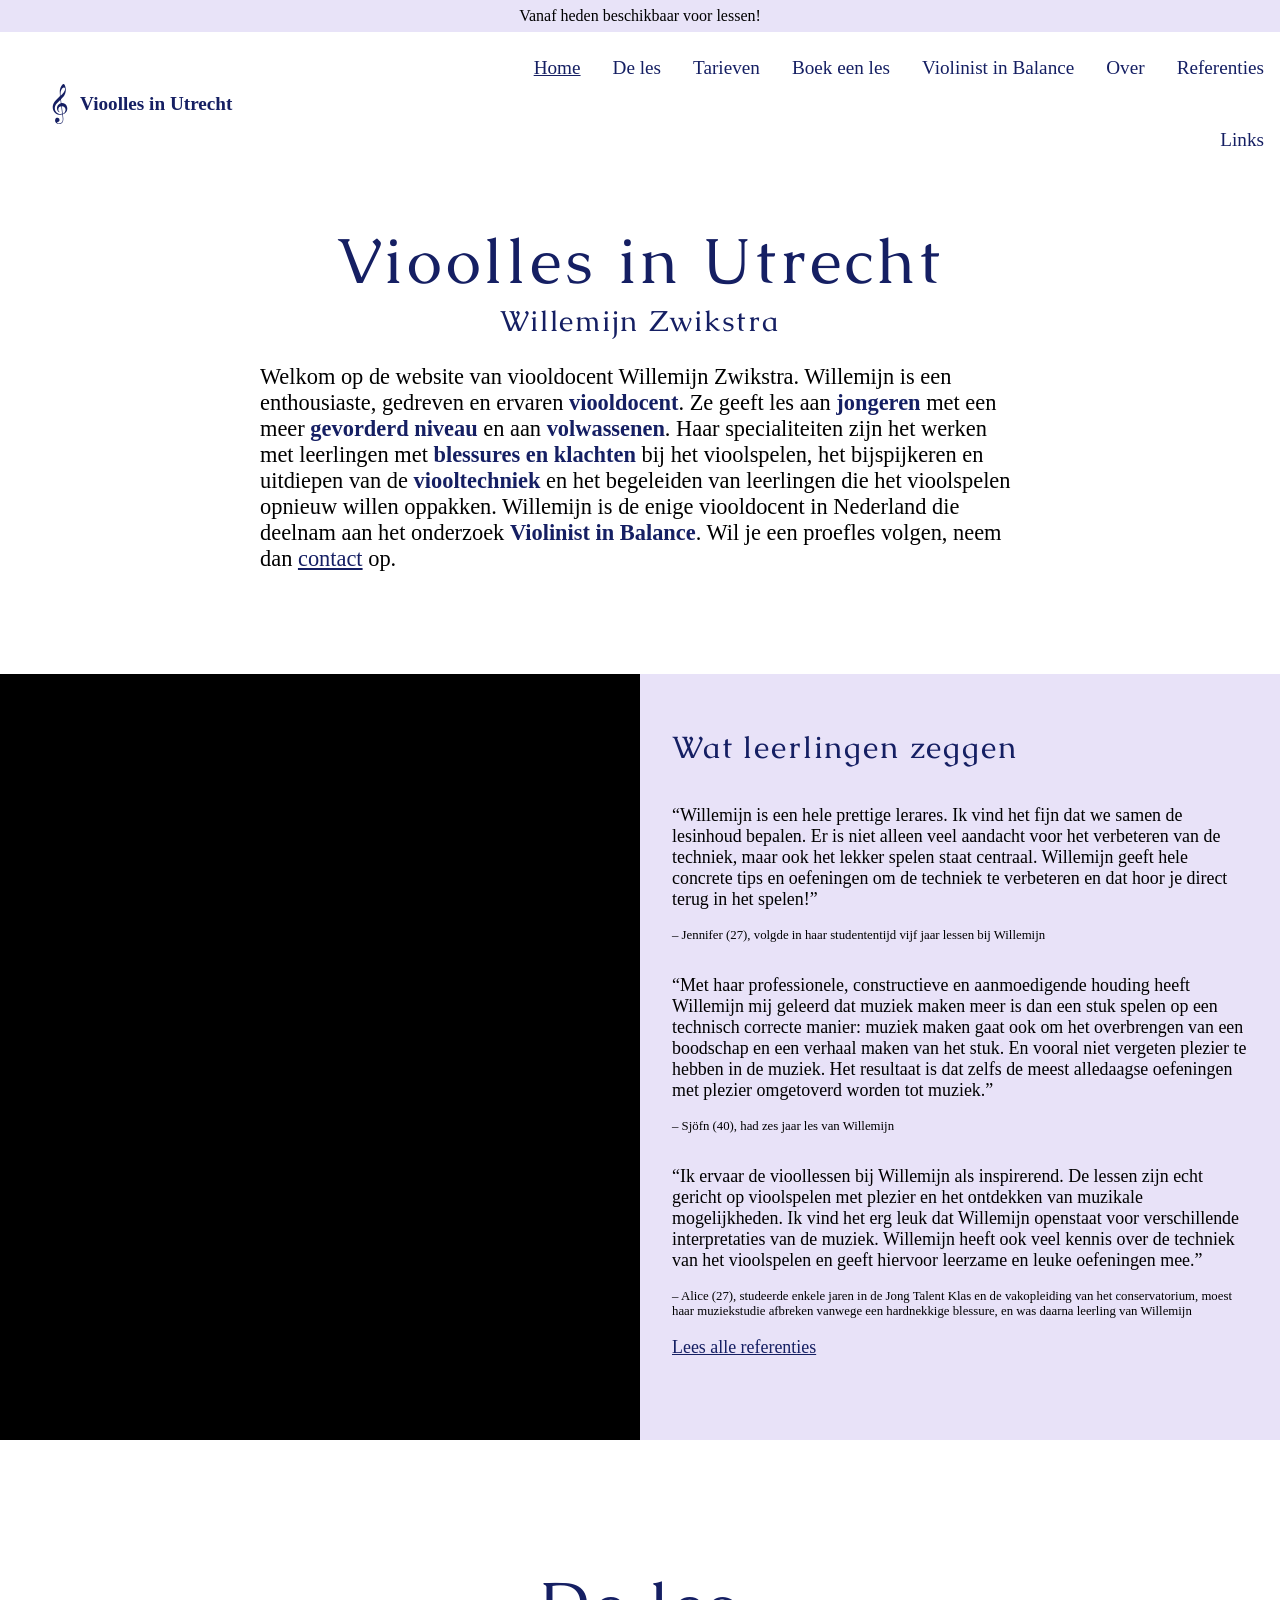
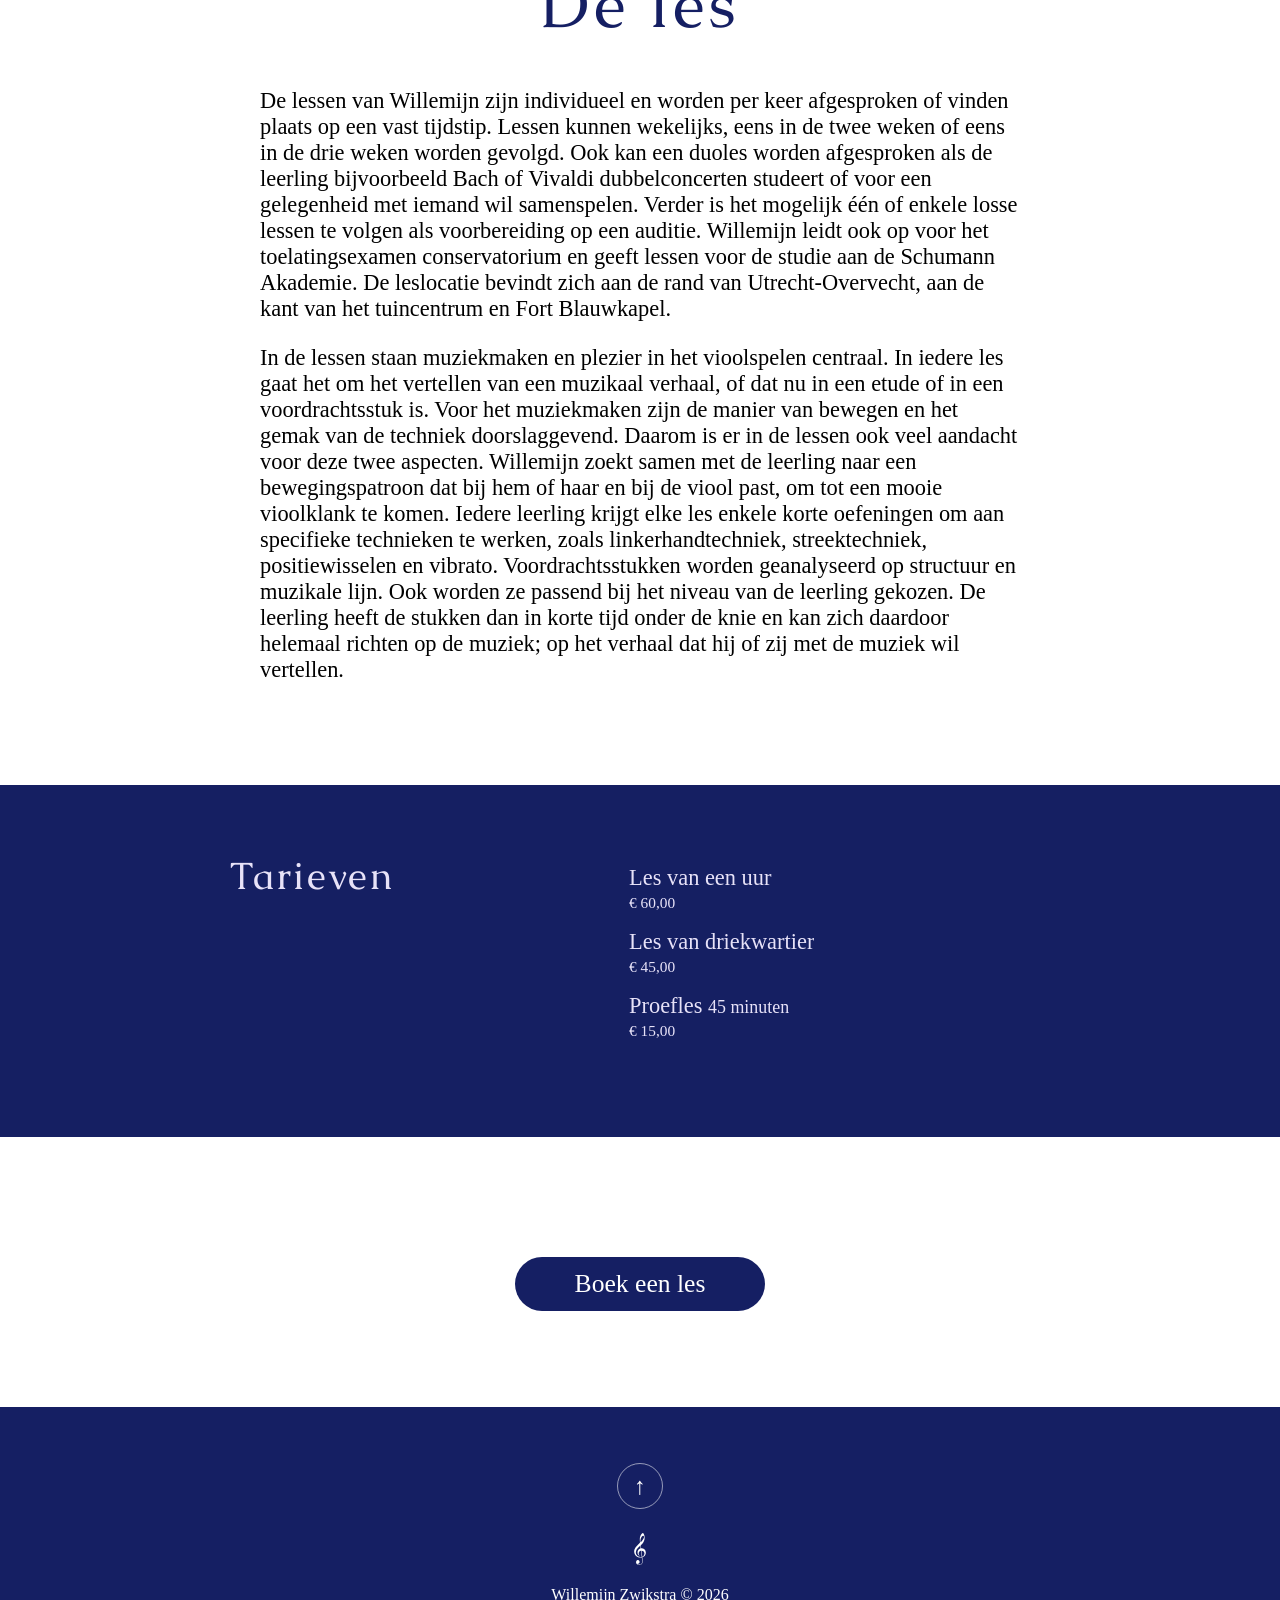
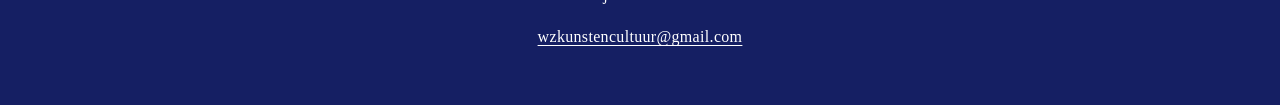
<file: index.html>
<!DOCTYPE html>
<html>
	<head>
		<meta charset="UTF-8">
		<meta name="viewport" content="width=device-width, initial-scale=1">
		<title>Vioolles in Utrecht - Willemijn Zwikstra</title>
		<link rel="icon" 
			type="image/png" 
			href="wz_favicon.png">
	<script src="https://code.jquery.com/jquery-3.7.1.js" integrity="sha256-eKhayi8LEQwp4NKxN+CfCh+3qOVUtJn3QNZ0TciWLP4=" crossorigin="anonymous"></script>

	<link href="https://db.onlinewebfonts.com/c/6dd2f2510b4a00a5461b2455928209c2?family=Brandon+Grot+W01+Light" rel="stylesheet">
	<link rel="preconnect" href="https://fonts.googleapis.com">
	<link rel="preconnect" href="https://fonts.gstatic.com" crossorigin>
	<link href="https://fonts.googleapis.com/css2?family=Caudex:ital,wght@100:0,400;0,700;1,400;1,700&display=swap" rel="stylesheet">
	<style>
		@font-face {
			font-family: "Brandon Grot W01 Light";
			src: url("https://db.onlinewebfonts.com/t/6dd2f2510b4a00a5461b2455928209c2.eot");
			src: url("https://db.onlinewebfonts.com/t/6dd2f2510b4a00a5461b2455928209c2.eot?#iefix")format("embedded-opentype"),
			url("https://db.onlinewebfonts.com/t/6dd2f2510b4a00a5461b2455928209c2.woff2")format("woff2"),
			url("https://db.onlinewebfonts.com/t/6dd2f2510b4a00a5461b2455928209c2.woff")format("woff"),
			url("https://db.onlinewebfonts.com/t/6dd2f2510b4a00a5461b2455928209c2.ttf")format("truetype"),
			url("https://db.onlinewebfonts.com/t/6dd2f2510b4a00a5461b2455928209c2.svg#Brandon Grot W01 Light")format("svg");
		}
		a {
			color: rgb(21, 31, 99);
		}
		body {
			font-family: "Brandon Grot W01 Light";
			margin:0px auto;
			font-size:16px;
			width:100%;
			overflow: auto;
			padding-bottom:300px;
			font-weight: 100;
		}
		#top-bar {
			background: none 0% 0% / auto repeat scroll padding-box border-box rgb(232, 227, 248);
			outline: rgb(0, 0, 0) none 0px;
			vertical-align: baseline;
			height: 32px;
			line-height: 32px;
			text-align: center;
			position: fixed;
			top: 0px;
			width: 100%;
			transition: all;
			font-size: 1em;
		}
		#nav-wrapper {
			width: 100%;
			
			
		}
		#nav-l {
			background: none;

			height: 144px;
			color: rgb(21, 31, 99);
			display: flex;
			align-items: center;
		
			width:30%;
			padding-left:40px;
			transition: all;
			line-height: 124px;
			font-size:1.2em;
			z-index:9999;
			float:left;
		
		}
		#nav-r {
			display: flex;
			align-items: center;
			float:right;
			height:144px;
			z-index:9999;
			width:64%;
		
		
			
		}
		h1 {
			background: none 0% 0% / auto repeat scroll padding-box border-box rgba(0, 0, 0, 0);
			outline: rgb(21, 31, 99) none 0px;
			vertical-align: baseline;
			letter-spacing: 0.06em;
			color: rgb(21, 31, 99);
			font-size:4em;
			font-family: "Caudex", serif;
			font-weight: 400;
			text-size-adjust: 100%;
			direction: ltr;
			text-align: center;
		
		}
		h2 {
			background: none 0% 0% / auto repeat scroll padding-box border-box rgba(0, 0, 0, 0);
			outline: rgb(21, 31, 99) none 0px;
			vertical-align: baseline;
			letter-spacing: 0.06em;
			color: rgb(21, 31, 99);
			font-size:1.8em;
			font-family: "Caudex", serif;
			font-weight: 400;
			text-size-adjust: 100%;
			direction: ltr;
			text-align: center;
		}
		#text-1 {
			width:100%;
			display: flex;
			justify-content: center;
			padding-bottom: 80px;
		}
		#text-1-les {
			width:100%;
			display: flex;
			justify-content: center;
			padding-bottom: 80px;
		}
		#content {
			width:64%;
			text-align: left;
			
		}
		p {
			font-size:1.4em;
		}
		strong {
			font-weight: 700;
		}
		#footer {
			background:rgba(21, 31, 99) none 0px;
			color:#fff;
			display: flex;
			align-items: center;
			justify-content: center;
			bottom:0px;
			font-size:1em;
			position: fixed;
			height:80px;
			line-height: 80px;
			width:100%;
			text-align: center;
		}
		ul {
			list-style-type: none;
			margin: 0;
			padding: 0;
			overflow: hidden;
			font-size:1.2em;
		
		
		}
		
		li {
			float: left;
		}
		
		li a {
			display: block;
			color: rgb(21, 31, 99);
			text-align: center;
			padding: 16px;
			text-decoration: none;
		}
		
		li a:hover {
			text-decoration: underline;
		}
		#referenties {
			width: 100%;
			height: 100%;
			display: flex;
			margin: auto;
			overflow: auto;
			box-sizing: border-box;
			margin-bottom: 80px;
			
		}
		/* Ensures both columns have the same height */
		#referenties {
			align-items: stretch; /* Makes child elements' heights match each other */
		}
		#ref-l, #ref-r {
			width: 50%;
			display: flex;
			flex-direction: column; /* Allows children to stack vertically */
		}
		#ref-l {
			
			background: #e8e2f8;
			font-size:.8em;
			min-height:600px;
			box-sizing: border-box;
			border:32px solid transparent;
			border-bottom:64px solid transparent;
			float:left;
	
			
			
		}
		#inner {
			max-width:720px;		}
		#ref-r {
			background: #000;
			
			background-image:url('https://images.unsplash.com/photo-1588260692987-01360da8185b?q=80&w=2306&auto=format&fit=crop&ixlib=rb-4.0.3&ixid=M3wxMjA3fDB8MHxwaG90by1wYWdlfHx8fGVufDB8fHx8fA%3D%3D');
			background-size:cover;
			background-position: center center;
		
			
			float:left;
		}
		hr {
			border-top: 1px solid rgb(21, 31, 99);
			margin-top:24px;
			margin-bottom:24px;
			opacity: 0.5;
	
		}
		#lessen-wrapper {
			width: 100%;
			height: 100%;
		
			display: flex;
			margin: auto;
			overflow: auto;
			box-sizing: border-box;
			margin-bottom:40px;
		}
		#lessen-inner {
			padding-top:40px;
			padding-bottom:40px;
			width:64%;
			display: flex;
			margin: auto;
			overflow: auto;
			box-sizing: border-box;
		
		}
		#lessen {
		
			
			margin: auto;
			overflow: auto;
			box-sizing: border-box;
			border:40px solid transparent;
		}
		#les-1 {
			width: 100%;
			display: flex;
			flex-direction: column;
			margin-bottom:16px;
		
		}
		#les-1-1 {
			font-size: 1.4em;
		
		}
		#les-1-2 {
			font-size: 1.2em;
			
		}
		
		i {
			font-size: 0.8em;
			font-style: normal;
		}
		#contact-wrapper {
			width:100%;
			text-align: center;
			display: flex;
			align-items: center;
			justify-content: center;
		}
		a {
			color: rgb(21, 31, 99);
		}
		#contact {
			font-family: "Brandon Grot W01 Light";
			background: rgb(21, 31, 99);
			text-align: center;
			color:#fff;
			cursor:pointer;
			width:auto;
			margin-top:80px;
		
			display: flex;
			font-size:1.6em;
			font-weight: 100;
			align-items: center;
			justify-content: center;
			box-sizing: border-box;
			border-left:60px solid transparent;
			border-right:60px solid transparent;
			border-top:12px solid transparent;
			border-bottom:12px solid transparent;
			border-radius: 32px;
		}
		#contact:hover {
			opacity: 0.5;
		}
		b {
			font-weight: 700;
			color:rgb(21, 31, 99);
		}
		 @media only screen and (max-width: 768px) {
			#nav-wrapper {
				width: 100%;
				flex-direction: column;
				display: flex;
				
			}
			#nav-l {
				background: none;
				margin-top: 16px;
				height: 144px;
				color: rgb(21, 31, 99);
				display: flex;
				align-items: center;
				position: absolute;
				width:100%;
				padding-left:0px!important;
				transition: all;
				text-align: center;
				justify-content: center;
				line-height: 144px;
				font-size:1.2em;
				z-index:9999;
				float:left;
				
			}
			#nav-r {
				margin-top: 88px;
				display: flex;
				align-items: center;
				text-align: center;
				justify-content: center;
				float:right;
				position: absolute;
				height:144px;
				z-index:9999;
				width:100%;
				
				
				
			}
			#text-1 {
				margin-top: 196px;
			}
			
		}
	</style>
		<link rel="stylesheet" href="responsive.css">

	</head>
	<body>
		<div id="top-bar">Vanaf heden beschikbaar voor lessen!</div>
		<div id="nav-wrapper">
			<div id="nav-l"><svg
				preserveAspectRatio="xMidYMid meet"
				data-bbox="81.8 50.001 36.401 100"
				viewBox="81.8 50.001 36.401 100"
				height="40"
				width="40"
				xmlns="http://www.w3.org/2000/svg"
				data-type="color"
				role="img"
				aria-label="Homepage"
				class="svg-0"
			>
				<defs class="defs-0">
					<style class="style-0">
						#comp-kd2v2o0j svg [data-color="1"] {fill: #151F63;}
					</style>
				</defs>
				<g class="g-0">
					<path
						d="M103.496 97.612c3.476-.254 6.603.332 9.344 2.404 3.173 2.4 4.714 5.753 5.206 9.563.722 5.589-1.067 10.291-5.624 13.713-1.177.884-2.618 1.478-4.018 1.98-.993.356-1.251.791-1.113 1.805.385 2.826.699 5.662.974 8.501.25 2.578.084 5.139-.648 7.639-.963 3.287-3.142 5.364-6.41 6.249-4.262 1.154-8.188.538-11.285-2.809-2.286-2.471-2.864-5.491-1.646-8.664 1.149-2.993 4.519-4.249 7.396-2.927 2.846 1.308 3.984 4.786 2.513 7.669-.947 1.856-2.456 2.855-4.525 3.049-.338.032-.659.241-.987.369.152.394.193.965.479 1.147.775.491 1.62 1.029 2.498 1.171 3.359.545 6.521.05 8.95-2.591 1.378-1.498 1.832-3.451 2.117-5.437.471-3.28-.117-6.503-.466-9.74-.158-1.459-.354-2.915-.532-4.366-1.461.144-2.851.342-4.246.406-4.678.214-9.086-.751-12.74-3.793-5.084-4.232-7.316-9.809-6.88-16.409.376-5.697 2.883-10.465 6.721-14.55a358.002 358.002 0 0110.364-10.62c.946-.926 1.036-1.794.963-2.97-.23-3.687-.648-7.4-.431-11.069.337-5.689 2.382-10.866 6.006-15.323.536-.659 1.299-1.19 2.054-1.601 1.614-.879 2.909-.325 3.964 1.57 1.74 3.126 2.505 6.542 2.868 10.054.777 7.502-1.217 14.253-5.86 20.138-1.56 1.977-3.535 3.63-5.37 5.379-.555.529-.745.996-.633 1.783.391 2.726.668 5.469.997 8.28zm-2.415-7.889c-.187.117-.301.164-.383.243-2.93 2.824-5.917 5.593-8.765 8.498-2.023 2.064-3.338 4.611-4.131 7.397-1.032 3.627-1.145 7.225.495 10.741 3.155 6.767 10.641 9.359 17.066 8.025l-2.412-19.12c-2.521.309-4.595 1.356-5.729 3.48-2.352 4.405-1.851 8.461 2.208 11.83-1.788-.081-3.025-1.005-4.108-2.149-4.42-4.67-3.789-13.327 1.24-17.717 1.605-1.401 3.44-2.347 5.493-2.999l-.974-8.229zm.363-10.487c1.464-1.391 2.769-2.557 3.988-3.806 2.704-2.772 5.139-5.746 6.493-9.45.634-1.733.922-3.523.455-5.346-.405-1.579-1.521-2.285-3.095-1.959-2.049.425-3.383 1.881-4.447 3.513-3.342 5.127-3.957 10.837-3.394 17.048zm5.485 44.923c4.483-.963 7.613-6.261 6.8-11.379-.814-5.126-4.875-7.701-9.117-7.423l2.317 18.802z"
						fill="#151F63"
						data-color="1"
						class="path-0"
					></path>
				</g>
			</svg>
<strong>Vioolles in Utrecht</strong></div>
			<div id="nav-r">
				<ul>
				
					<li><a href="index.html"><u>Home</u></a></li>
					<li><a href="#de-les-anchor">De les</a></li>
					<li><a href="#lessen-wrapper">Tarieven</a></li>
					<li><a href="#contact-wrapper">Boek een les</a></li>
					<li><a href="violinistinbalance.html">Violinist in Balance</a></li>
					<li><a href="over.html">Over</a></li>
					<li><a href="referenties.html">Referenties</a></li>
					<li><a href="links.html">Links</a></li>
				</ul>
			</div>
		</div>
		<div id="text-1">
			<div id="content">
				<h1 style="	margin-bottom:-24px;">Vioolles in Utrecht</h1>
				<h2>Willemijn Zwikstra</h2>
				<p>Welkom op de website van viooldocent Willemijn Zwikstra. Willemijn is een enthousiaste, gedreven en ervaren <b>viooldocent</b>. Ze geeft les aan <b>jongeren</b> met een meer <b>gevorderd niveau</b> en aan <b>volwassenen</b>. Haar specialiteiten zijn het werken met leerlingen met <b>blessures en klachten</b> bij het vioolspelen, het bijspijkeren en uitdiepen van de <b>viooltechniek</b> en het begeleiden van leerlingen die het vioolspelen opnieuw willen oppakken. Willemijn is de enige viooldocent in Nederland die deelnam aan het onderzoek <b><a href="violinistinbalance.html" style="text-decoration: none;">Violinist in Balance</a></b>. Wil je een proefles volgen, neem dan <a href="mailto:wzkunstencultuur@gmail.com">contact</a> op.</p>
			</div>
		</div>
		<div id="referenties">
			<div id="ref-r">
				xx
			</div>
			<div id="ref-l">
			<h1 style="font-size:2.4em;text-align: left;">Wat leerlingen zeggen</h1>
			<div id="inner">
					
				<p>“Willemijn is een hele prettige lerares. Ik vind het fijn dat we samen de lesinhoud bepalen. Er is niet alleen veel aandacht voor het verbeteren van de techniek, maar ook het lekker spelen staat centraal. Willemijn geeft hele concrete tips en oefeningen om de techniek te verbeteren en dat hoor je direct terug in het spelen!”</p> – Jennifer (27), volgde in haar studententijd vijf jaar lessen bij Willemijn
					
				<p style="margin-top:32px">“Met haar professionele, constructieve en aanmoedigende houding heeft Willemijn mij geleerd dat muziek maken meer is dan een stuk spelen op een technisch correcte manier: muziek maken gaat ook om het overbrengen van een boodschap en een verhaal maken van het stuk. En vooral niet vergeten plezier te hebben in de muziek. Het resultaat is dat zelfs de meest alledaagse oefeningen met plezier omgetoverd worden tot muziek.”</p> – Sjöfn (40), had zes jaar les van Willemijn
				
				
				<p style="margin-top:32px">“Ik ervaar de vioollessen bij Willemijn als inspirerend. De lessen zijn echt gericht op vioolspelen met plezier en het ontdekken van muzikale mogelijkheden. Ik vind het erg leuk dat Willemijn openstaat voor verschillende interpretaties van de muziek. Willemijn heeft ook veel kennis over de techniek van het vioolspelen en geeft hiervoor leerzame en leuke oefeningen mee.”</p> – Alice (27), studeerde enkele jaren in de Jong Talent Klas en de vakopleiding van het conservatorium, moest haar muziekstudie afbreken vanwege een hardnekkige blessure, en was daarna leerling van Willemijn
			</div>
				<p><a href="referenties.html">Lees alle referenties</a></p>
			</div>
			
		</div>
	<div id="de-les-anchor"></div>
		<div id="text-1-les">
			<div id="content">
				<h1 >De les</h1>
			
				<p>De lessen van Willemijn zijn individueel en worden per keer afgesproken of vinden plaats op een vast tijdstip. Lessen kunnen wekelijks, eens in de twee weken of eens in de drie weken worden gevolgd. Ook kan een duoles worden afgesproken als de leerling bijvoorbeeld Bach of Vivaldi dubbelconcerten studeert of voor een gelegenheid met iemand wil samenspelen. Verder is het mogelijk één of enkele losse lessen te volgen als voorbereiding op een auditie. Willemijn leidt ook op voor het toelatingsexamen conservatorium en geeft lessen voor de studie aan de Schumann Akademie. De leslocatie bevindt zich aan de rand van Utrecht-Overvecht, aan de kant van het tuincentrum en Fort Blauwkapel.
				</p><p>
					In de lessen staan muziekmaken en plezier in het vioolspelen centraal. In iedere les gaat het om het vertellen van een muzikaal verhaal, of dat nu in een etude of in een voordrachtsstuk is. Voor het muziekmaken zijn de manier van bewegen en het gemak van de techniek doorslaggevend. Daarom is er in de lessen ook veel aandacht voor deze twee aspecten. Willemijn zoekt samen met de leerling naar een bewegingspatroon dat bij hem of haar en bij de viool past, om tot een mooie vioolklank te komen. Iedere leerling krijgt elke les enkele korte oefeningen om aan specifieke technieken te werken, zoals linkerhandtechniek, streektechniek, positiewisselen en vibrato. Voordrachtsstukken worden geanalyseerd op structuur en muzikale lijn. Ook worden ze passend bij het niveau van de leerling gekozen. De leerling heeft de stukken dan in korte tijd onder de knie en kan zich daardoor helemaal richten op de muziek; op het verhaal dat hij of zij met de muziek wil vertellen.</p>
			</div>
		</div>
		<div id="lessen-wrapper"  style="background: #151f62; color:#e7e2f8;">
			<div id="lessen-inner">
				<h1 style="font-size:2.4em;text-align: left;color:#e7e2f8;">Tarieven</h1>
				<div id="lessen">
					
					<div id="les-1">
						<div id="les-1-1">
							Les van een uur
						</div>
						<div id="les-1-2">
							<i>€ 60,00</i>
						</div>
					</div>
					<div id="les-1">
						<div id="les-1-1">
							Les van driekwartier
						</div>
						<div id="les-1-2">
							<i>€ 45,00</i>
						</div>
					</div>
					<div id="les-1">
						<div id="les-1-1">
							Proefles <i>45 minuten</i>
						</div>
						<div id="les-1-2">
							<i>€ 15,00</i>
						</div>
					</div>
					
				</div>
			</div>
		</div>
		<div id="contact-wrapper">
			</a><div id="contact">
				<a href="mailto:wzkunstencultuur@gmail.com" style="color:white;text-decoration: none;">Boek een les</a>
			</div>
		</div>
		<div id="footer">
				<a class="to-top" href="#nav-wrapper" aria-label="Naar boven" title="Naar boven">↑</a>
			<svg
				preserveAspectRatio="xMidYMid meet"
				data-bbox="81.8 50.001 36.401 100"
				viewBox="81.8 50.001 36.401 100"
				height="32"
				width="32"
				xmlns="http://www.w3.org/2000/svg"
				data-type="color"
				role="img"
				aria-label="Homepage"
				class="svg-0"
			>
				<defs class="defs-0">
					<style class="style-0">
						#comp-kd2v2o0j svg [data-color="1"] {fill: #fff;}
					</style>
				</defs>
				<g class="g-0">
					<path
						d="M103.496 97.612c3.476-.254 6.603.332 9.344 2.404 3.173 2.4 4.714 5.753 5.206 9.563.722 5.589-1.067 10.291-5.624 13.713-1.177.884-2.618 1.478-4.018 1.98-.993.356-1.251.791-1.113 1.805.385 2.826.699 5.662.974 8.501.25 2.578.084 5.139-.648 7.639-.963 3.287-3.142 5.364-6.41 6.249-4.262 1.154-8.188.538-11.285-2.809-2.286-2.471-2.864-5.491-1.646-8.664 1.149-2.993 4.519-4.249 7.396-2.927 2.846 1.308 3.984 4.786 2.513 7.669-.947 1.856-2.456 2.855-4.525 3.049-.338.032-.659.241-.987.369.152.394.193.965.479 1.147.775.491 1.62 1.029 2.498 1.171 3.359.545 6.521.05 8.95-2.591 1.378-1.498 1.832-3.451 2.117-5.437.471-3.28-.117-6.503-.466-9.74-.158-1.459-.354-2.915-.532-4.366-1.461.144-2.851.342-4.246.406-4.678.214-9.086-.751-12.74-3.793-5.084-4.232-7.316-9.809-6.88-16.409.376-5.697 2.883-10.465 6.721-14.55a358.002 358.002 0 0110.364-10.62c.946-.926 1.036-1.794.963-2.97-.23-3.687-.648-7.4-.431-11.069.337-5.689 2.382-10.866 6.006-15.323.536-.659 1.299-1.19 2.054-1.601 1.614-.879 2.909-.325 3.964 1.57 1.74 3.126 2.505 6.542 2.868 10.054.777 7.502-1.217 14.253-5.86 20.138-1.56 1.977-3.535 3.63-5.37 5.379-.555.529-.745.996-.633 1.783.391 2.726.668 5.469.997 8.28zm-2.415-7.889c-.187.117-.301.164-.383.243-2.93 2.824-5.917 5.593-8.765 8.498-2.023 2.064-3.338 4.611-4.131 7.397-1.032 3.627-1.145 7.225.495 10.741 3.155 6.767 10.641 9.359 17.066 8.025l-2.412-19.12c-2.521.309-4.595 1.356-5.729 3.48-2.352 4.405-1.851 8.461 2.208 11.83-1.788-.081-3.025-1.005-4.108-2.149-4.42-4.67-3.789-13.327 1.24-17.717 1.605-1.401 3.44-2.347 5.493-2.999l-.974-8.229zm.363-10.487c1.464-1.391 2.769-2.557 3.988-3.806 2.704-2.772 5.139-5.746 6.493-9.45.634-1.733.922-3.523.455-5.346-.405-1.579-1.521-2.285-3.095-1.959-2.049.425-3.383 1.881-4.447 3.513-3.342 5.127-3.957 10.837-3.394 17.048zm5.485 44.923c4.483-.963 7.613-6.261 6.8-11.379-.814-5.126-4.875-7.701-9.117-7.423l2.317 18.802z"
						fill="#fff"
						data-color="1"
						class="path-0"
					></path>
				</g>
			</svg> Willemijn Zwikstra © 2026
				<a class="footer-mail" href="mailto:wzkunstencultuur@gmail.com">wzkunstencultuur@gmail.com</a>
		</div>
		
	</body>

	<script>
		
		document.querySelectorAll('a[href^="#"]').forEach(anchor => {
			anchor.addEventListener('click', function (e) {
				e.preventDefault();
				
				document.querySelector(this.getAttribute('href')).scrollIntoView({
					behavior: 'smooth'
				});
			})
		})
	</script>
</html>
</file>
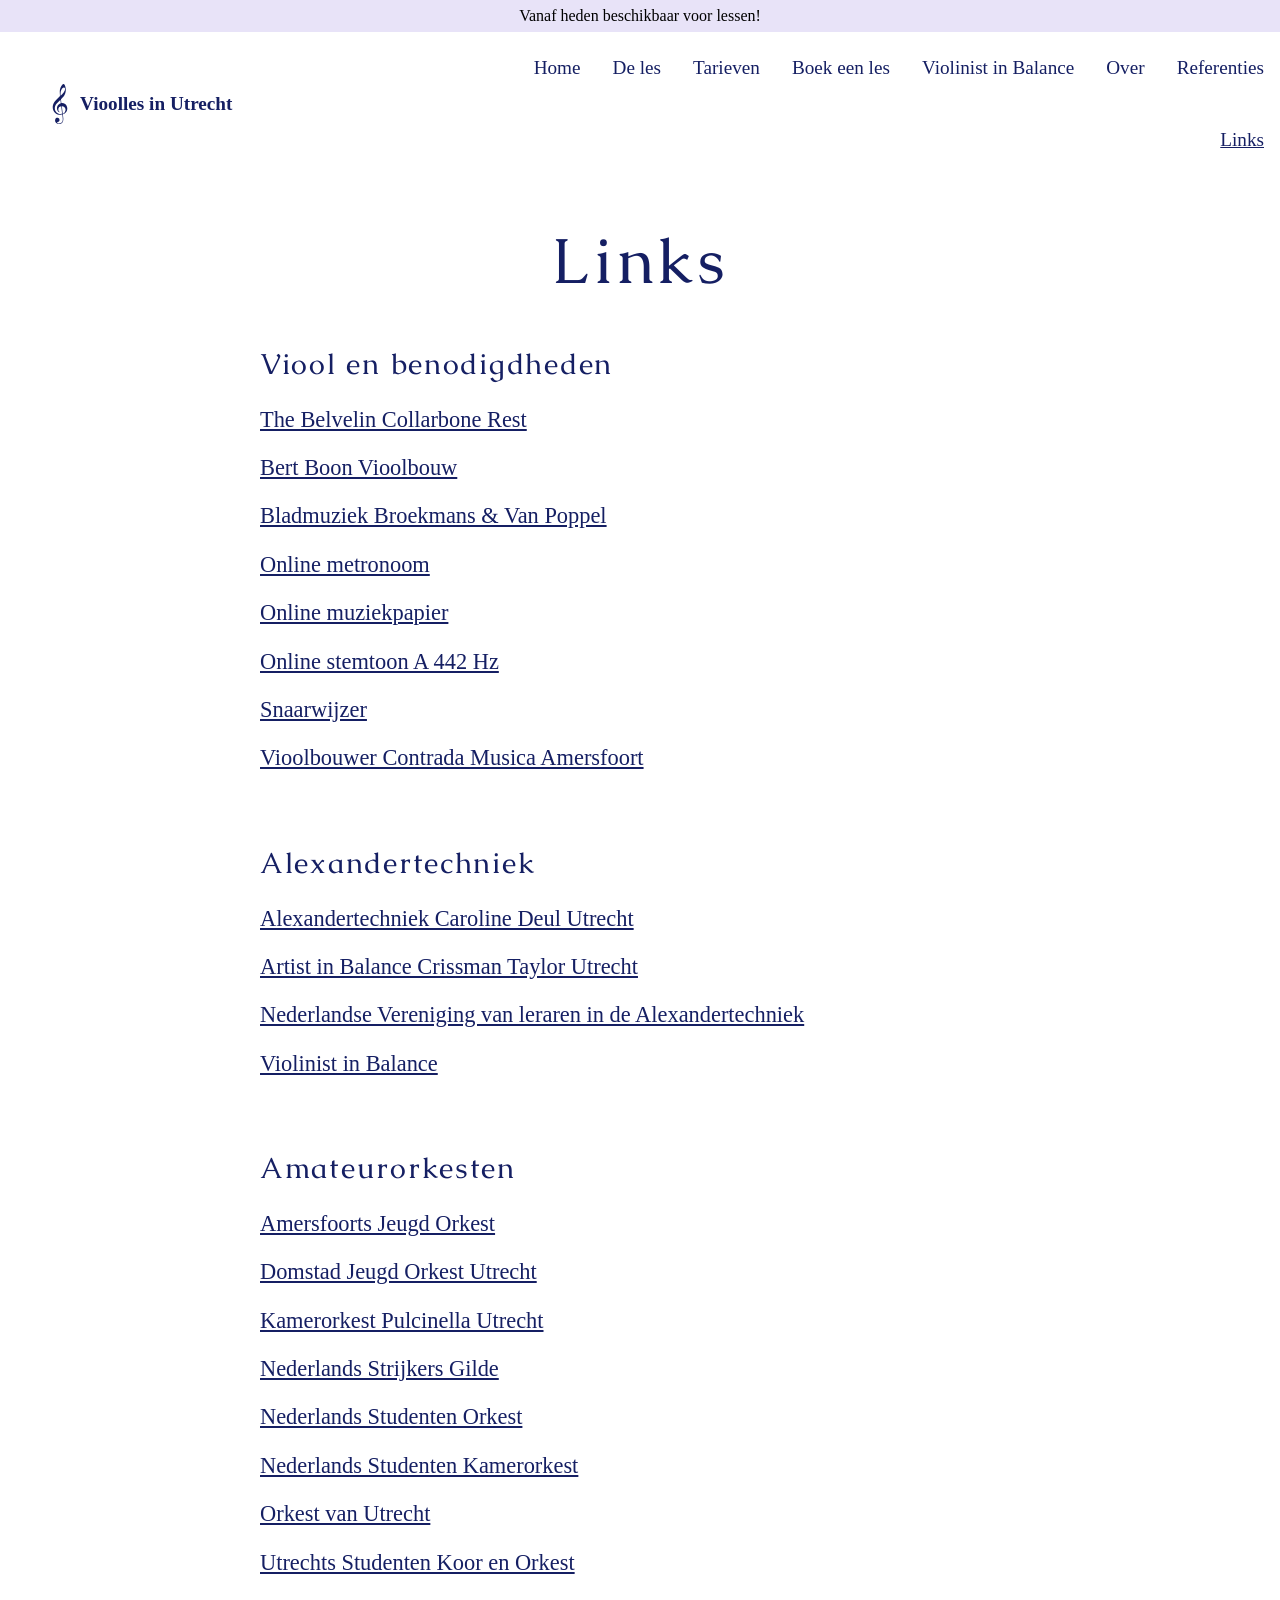
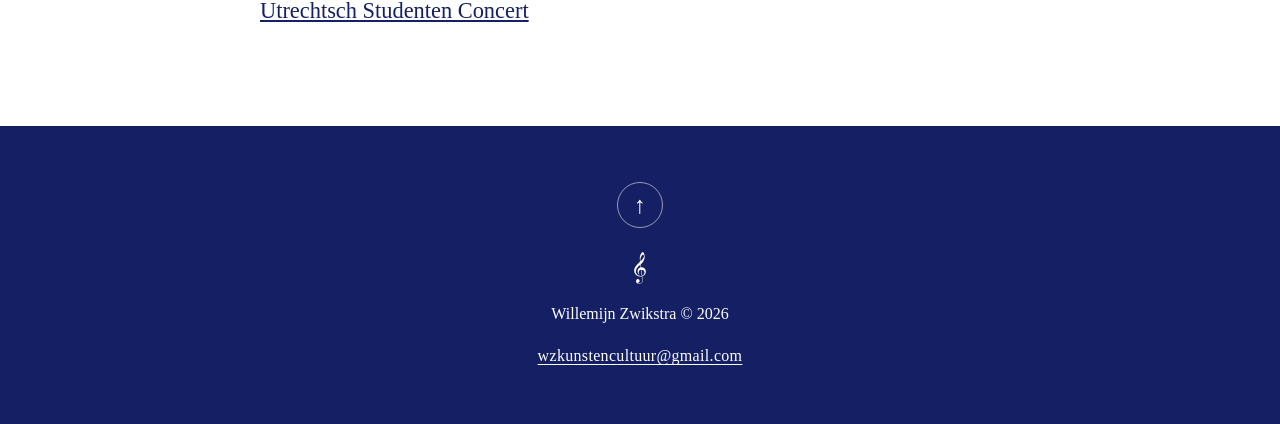
<file: links.html>
<!DOCTYPE html>
<html>
	<head>
		<meta charset="UTF-8">
		<meta name="viewport" content="width=device-width, initial-scale=1">
		<title>Vioolles in Utrecht - Willemijn Zwikstra</title>
		<link rel="icon" 
			type="image/png" 
			href="wz_favicon.png">
	<script src="https://code.jquery.com/jquery-3.7.1.js" integrity="sha256-eKhayi8LEQwp4NKxN+CfCh+3qOVUtJn3QNZ0TciWLP4=" crossorigin="anonymous"></script>
	<link href="https://db.onlinewebfonts.com/c/6dd2f2510b4a00a5461b2455928209c2?family=Brandon+Grot+W01+Light" rel="stylesheet">
	<link rel="preconnect" href="https://fonts.googleapis.com">
	<link rel="preconnect" href="https://fonts.gstatic.com" crossorigin>
	<link href="https://fonts.googleapis.com/css2?family=Caudex:ital,wght@100:0,400;0,700;1,400;1,700&display=swap" rel="stylesheet">
	<style>
		@font-face {
			font-family: "Brandon Grot W01 Light";
			src: url("https://db.onlinewebfonts.com/t/6dd2f2510b4a00a5461b2455928209c2.eot");
			src: url("https://db.onlinewebfonts.com/t/6dd2f2510b4a00a5461b2455928209c2.eot?#iefix")format("embedded-opentype"),
			url("https://db.onlinewebfonts.com/t/6dd2f2510b4a00a5461b2455928209c2.woff2")format("woff2"),
			url("https://db.onlinewebfonts.com/t/6dd2f2510b4a00a5461b2455928209c2.woff")format("woff"),
			url("https://db.onlinewebfonts.com/t/6dd2f2510b4a00a5461b2455928209c2.ttf")format("truetype"),
			url("https://db.onlinewebfonts.com/t/6dd2f2510b4a00a5461b2455928209c2.svg#Brandon Grot W01 Light")format("svg");
		}
		body {
			font-family: "Brandon Grot W01 Light";
			margin:0px auto;
			font-size:16px;
			width:100%;
			overflow: auto;
			padding-bottom:300px;
			font-weight: 100;
		}
		#top-bar {
			background: none 0% 0% / auto repeat scroll padding-box border-box rgb(232, 227, 248);
			outline: rgb(0, 0, 0) none 0px;
			vertical-align: baseline;
			height: 32px;
			line-height: 32px;
			text-align: center;
			position: fixed;
			top: 0px;
			width: 100%;
			transition: all;
			font-size: 1em;
		}
		#nav-wrapper {
			width: 100%;
			
			
		}
		#nav-l {
			background: none;

			height: 144px;
			color: rgb(21, 31, 99);
			display: flex;
			align-items: center;
		
			width:30%;
			padding-left:40px;
			transition: all;
			line-height: 124px;
			font-size:1.2em;
			z-index:9999;
			float:left;
		
		}
		#nav-r {
			display: flex;
			align-items: center;
			float:right;
			height:144px;
			z-index:9999;
			width:64%;
		
		
			
		}
		h1 {
			background: none 0% 0% / auto repeat scroll padding-box border-box rgba(0, 0, 0, 0);
			outline: rgb(21, 31, 99) none 0px;
			vertical-align: baseline;
			letter-spacing: 0.06em;
			color: rgb(21, 31, 99);
			font-size:4em;
			font-family: "Caudex", serif;
			font-weight: 400;
			text-size-adjust: 100%;
			direction: ltr;
			text-align: center;
		
		}
		h2 {
			background: none 0% 0% / auto repeat scroll padding-box border-box rgba(0, 0, 0, 0);
			outline: rgb(21, 31, 99) none 0px;
			vertical-align: baseline;
			letter-spacing: 0.06em;
			color: rgb(21, 31, 99);
			font-size:1.8em;
			font-family: "Caudex", serif;
			font-weight: 400;
			text-size-adjust: 100%;
			direction: ltr;
			text-align: center;
		}
		#text-1 {
			width:100%;
			display: flex;
			justify-content: center;
			padding-bottom: 80px;
		}
		#text-1-les {
			width:100%;
			display: flex;
			justify-content: center;
			padding-bottom: 80px;
		}
		#content {
			width:64%;
			text-align: left;
			
		}
		p {
			font-size:1.4em;
		}
		strong {
			font-weight: 700;
		}
		#footer {
			background:rgba(21, 31, 99) none 0px;
			color:#fff;
			display: flex;
			align-items: center;
			justify-content: center;
			bottom:0px;
			font-size:1em;
			position: fixed;
			height:80px;
			line-height: 80px;
			width:100%;
			text-align: center;
		}
		ul {
			list-style-type: none;
			margin: 0;
			padding: 0;
			overflow: hidden;
			font-size:1.2em;
		
		
		}
		
		li {
			float: left;
		}
		
		li a {
			display: block;
			color: rgb(21, 31, 99);
			text-align: center;
			padding: 16px;
			text-decoration: none;
		}
		
		li a:hover {
			text-decoration: underline;
		}
		#referenties {
			width: 100%;
			height: 100%;
			display: flex;
			margin: auto;
			overflow: auto;
			box-sizing: border-box;
			margin-bottom: 80px;
			
		}
		/* Ensures both columns have the same height */
		#referenties {
			align-items: stretch; /* Makes child elements' heights match each other */
		}
		#ref-l, #ref-r {
			width: 50%;
			display: flex;
			flex-direction: column; /* Allows children to stack vertically */
		}
		#ref-l {
			
			background: #e8e2f8;
			font-size:.8em;
			min-height:600px;
			box-sizing: border-box;
			border:32px solid transparent;
			border-bottom:64px solid transparent;
			float:left;
	
			
			
		}
		#inner {
			max-width:720px;		}
		#ref-r {
			background: #000;
			
			background-image:url('https://images.unsplash.com/photo-1588260692987-01360da8185b?q=80&w=2306&auto=format&fit=crop&ixlib=rb-4.0.3&ixid=M3wxMjA3fDB8MHxwaG90by1wYWdlfHx8fGVufDB8fHx8fA%3D%3D');
			background-size:cover;
			background-position: center center;
		
			
			float:left;
		}
		hr {
			border-top: 1px solid rgb(21, 31, 99);
			margin-top:24px;
			margin-bottom:24px;
			opacity: 0.5;
	
		}
		#lessen-wrapper {
			width: 100%;
			height: 100%;
		
			display: flex;
			margin: auto;
			overflow: auto;
			box-sizing: border-box;
			margin-bottom:40px;
		}
		#lessen-inner {
			padding-top:40px;
			padding-bottom:40px;
			width:64%;
			display: flex;
			margin: auto;
			overflow: auto;
			box-sizing: border-box;
		
		}
		#lessen {
		
			
			margin: auto;
			overflow: auto;
			box-sizing: border-box;
			border:40px solid transparent;
		}
		#les-1 {
			width: 100%;
			display: flex;
			flex-direction: column;
			margin-bottom:16px;
		
		}
		#les-1-1 {
			font-size: 1.4em;
		
		}
		#les-1-2 {
			font-size: 1.2em;
			
		}
		
		i {
			font-size: 0.8em;
			font-style: normal;
		}
		#contact-wrapper {
			width:100%;
			text-align: center;
			display: flex;
			align-items: center;
			justify-content: center;
		}
		a {
			color: rgb(21, 31, 99);
		}
		#contact {
			font-family: "Brandon Grot W01 Light";
			background: rgb(21, 31, 99);
			text-align: center;
			color:#fff;
			cursor:pointer;
			width:auto;
			margin-top:80px;
		
			display: flex;
			font-size:1.6em;
			font-weight: 100;
			align-items: center;
			justify-content: center;
			box-sizing: border-box;
			border-left:60px solid transparent;
			border-right:60px solid transparent;
			border-top:12px solid transparent;
			border-bottom:12px solid transparent;
			border-radius: 32px;
		}
		#contact:hover {
			opacity: 0.5;
		}
		 @media only screen and (max-width: 768px) {
			#nav-wrapper {
				width: 100%;
				flex-direction: column;
				display: flex;
				
			}
			#nav-l {
				background: none;
				margin-top: 16px;
				height: 144px;
				color: rgb(21, 31, 99);
				display: flex;
				align-items: center;
				position: absolute;
				width:100%;
				padding-left:0px!important;
				transition: all;
				text-align: center;
				justify-content: center;
				line-height: 144px;
				font-size:1.2em;
				z-index:9999;
				float:left;
				
			}
			#nav-r {
				margin-top: 88px;
				display: flex;
				align-items: center;
				text-align: center;
				justify-content: center;
				float:right;
				position: absolute;
				height:144px;
				z-index:9999;
				width:100%;
				
				
				
			}
			#text-1 {
				margin-top: 196px;
			}
		}
	</style>
		<link rel="stylesheet" href="responsive.css">

	</head>
	<body>
		<div id="top-bar">Vanaf heden beschikbaar voor lessen!</div>
		<div id="nav-wrapper">
			<div id="nav-l"><svg
				preserveAspectRatio="xMidYMid meet"
				data-bbox="81.8 50.001 36.401 100"
				viewBox="81.8 50.001 36.401 100"
				height="40"
				width="40"
				xmlns="http://www.w3.org/2000/svg"
				data-type="color"
				role="img"
				aria-label="Homepage"
				class="svg-0"
			>
				<defs class="defs-0">
					<style class="style-0">
						#comp-kd2v2o0j svg [data-color="1"] {fill: #151F63;}
					</style>
				</defs>
				<g class="g-0">
					<path
						d="M103.496 97.612c3.476-.254 6.603.332 9.344 2.404 3.173 2.4 4.714 5.753 5.206 9.563.722 5.589-1.067 10.291-5.624 13.713-1.177.884-2.618 1.478-4.018 1.98-.993.356-1.251.791-1.113 1.805.385 2.826.699 5.662.974 8.501.25 2.578.084 5.139-.648 7.639-.963 3.287-3.142 5.364-6.41 6.249-4.262 1.154-8.188.538-11.285-2.809-2.286-2.471-2.864-5.491-1.646-8.664 1.149-2.993 4.519-4.249 7.396-2.927 2.846 1.308 3.984 4.786 2.513 7.669-.947 1.856-2.456 2.855-4.525 3.049-.338.032-.659.241-.987.369.152.394.193.965.479 1.147.775.491 1.62 1.029 2.498 1.171 3.359.545 6.521.05 8.95-2.591 1.378-1.498 1.832-3.451 2.117-5.437.471-3.28-.117-6.503-.466-9.74-.158-1.459-.354-2.915-.532-4.366-1.461.144-2.851.342-4.246.406-4.678.214-9.086-.751-12.74-3.793-5.084-4.232-7.316-9.809-6.88-16.409.376-5.697 2.883-10.465 6.721-14.55a358.002 358.002 0 0110.364-10.62c.946-.926 1.036-1.794.963-2.97-.23-3.687-.648-7.4-.431-11.069.337-5.689 2.382-10.866 6.006-15.323.536-.659 1.299-1.19 2.054-1.601 1.614-.879 2.909-.325 3.964 1.57 1.74 3.126 2.505 6.542 2.868 10.054.777 7.502-1.217 14.253-5.86 20.138-1.56 1.977-3.535 3.63-5.37 5.379-.555.529-.745.996-.633 1.783.391 2.726.668 5.469.997 8.28zm-2.415-7.889c-.187.117-.301.164-.383.243-2.93 2.824-5.917 5.593-8.765 8.498-2.023 2.064-3.338 4.611-4.131 7.397-1.032 3.627-1.145 7.225.495 10.741 3.155 6.767 10.641 9.359 17.066 8.025l-2.412-19.12c-2.521.309-4.595 1.356-5.729 3.48-2.352 4.405-1.851 8.461 2.208 11.83-1.788-.081-3.025-1.005-4.108-2.149-4.42-4.67-3.789-13.327 1.24-17.717 1.605-1.401 3.44-2.347 5.493-2.999l-.974-8.229zm.363-10.487c1.464-1.391 2.769-2.557 3.988-3.806 2.704-2.772 5.139-5.746 6.493-9.45.634-1.733.922-3.523.455-5.346-.405-1.579-1.521-2.285-3.095-1.959-2.049.425-3.383 1.881-4.447 3.513-3.342 5.127-3.957 10.837-3.394 17.048zm5.485 44.923c4.483-.963 7.613-6.261 6.8-11.379-.814-5.126-4.875-7.701-9.117-7.423l2.317 18.802z"
						fill="#151F63"
						data-color="1"
						class="path-0"
					></path>
				</g>
			</svg>
<strong>Vioolles in Utrecht</strong></div>
			<div id="nav-r">
				<ul>
				
					<li><a href="index.html">Home</a></li>
					<li><a href="index.html#text-1-les">De les</a></li>
					<li><a href="index.html#lessen-wrapper">Tarieven</a></li>
					<li><a href="index.html#contact-wrapper">Boek een les</a></li>
					<li><a href="violinistinbalance.html">Violinist in Balance</a></li>
					<li><a href="over.html">Over</a></li>
					<li><a href="referenties.html">Referenties</a></li>
					<li><a href="links.html"><u>Links</u></a></li>
				</ul>
			</div>
		</div>
		<div id="text-1">
			<div id="content">
				<h1 style="	">Links</h1>
				
				<div class="entry-content">
					<p><h2 style="text-align: left;">Viool en benodigdheden</h2></p>
					<p><a href="http://www.belvelin.com/" target="_blank" rel="noopener noreferrer">The Belvelin Collarbone Rest</a></p>
					<p><a href="https://www.bertboonviolins.com/nl/" target="_blank" rel="noopener noreferrer">Bert Boon Vioolbouw</a></p>
					<p><a href="http://www.broekmans.com/" target="_blank" rel="noopener noreferrer">Bladmuziek Broekmans &amp; Van Poppel</a></p>
					<p><a href="http://www.metronomeonline.com/" target="_blank" rel="noopener noreferrer">Online metronoom</a></p>
					<p><a href="http://www.bladmuziek-akkoorden.nl/pdf/bladmuziek.pdf" target="_blank" rel="noopener noreferrer">Online muziekpapier</a></p>
					<p><a href="https://www.youtube.com/watch?v=usk6gLOTDis" target="_blank" rel="noopener noreferrer">Online stemtoon A 442 Hz</a></p>
					<p><a href="http://www.snaarwijzer.nl/" target="_blank" rel="noopener noreferrer">Snaarwijzer</a></p>
					<p><a href="http://www.contradamusica.nl/" target="_blank" rel="noopener noreferrer">Vioolbouwer Contrada Musica Amersfoort</a></p>
					<p>&nbsp;</p>
					<p><h2 style="text-align: left;">Alexandertechniek</h2></p>
					<p><a href="http://alexandertechniek-utrecht.nl/" target="_blank" rel="noopener noreferrer">Alexandertechniek Caroline Deul Utrecht</a></p>
					<p><a href="http://www.artistinbalance.org/" target="_blank" rel="noopener noreferrer">Artist in Balance Crissman Taylor Utrecht</a></p>
					<p><a href="http://www.nevlat.nl/" target="_blank" rel="noopener noreferrer">Nederlandse Vereniging van leraren in de Alexandertechniek</a></p>
					<p><a href="http://www.violinistinbalance.nl/" target="_blank" rel="noopener noreferrer">Violinist in Balance</a></p>
					<p>&nbsp;</p>
					<p><h2 style="text-align: left;">Amateurorkesten</h2></p>
					<p><a href="http://ajo-amersfoort.nl/" target="_blank" rel="noopener noreferrer">Amersfoorts Jeugd Orkest</a></p>
					<p><a href="http://www.domstadjeugdorkest.nl/" target="_blank" rel="noopener noreferrer">Domstad Jeugd Orkest Utrecht</a></p>
					<p><a href="http://www.kamerorkestpulcinella.nl/" target="_blank" rel="noopener noreferrer">Kamerorkest Pulcinella Utrecht</a></p>
					<p><a href="http://nederlandsstrijkersgilde.nl/" target="_blank" rel="noopener noreferrer">Nederlands Strijkers Gilde</a></p>
					<p><a href="http://www.nso.nl/" target="_blank" rel="noopener noreferrer">Nederlands Studenten Orkest</a></p>
					<p><a href="http://nesko.nl/" target="_blank" rel="noopener noreferrer">Nederlands Studenten Kamerorkest</a></p>
					<p><a href="http://www.orkestvanutrecht.nl/" target="_blank" rel="noopener noreferrer">Orkest van Utrecht</a></p>
					<p><a href="http://www.usko.nl/" target="_blank" rel="noopener noreferrer">Utrechts Studenten Koor en Orkest</a></p>
					<p><a href="http://www.usconcert.nl/" target="_blank" rel="noopener noreferrer">Utrechtsch Studenten Concert</a></p>
				</div>
			</div>
			
		</div>
	
<!--	<div id="contact-wrapper">-->
<!--		</a><div id="contact">-->
<!--			<a href="mailto:wzkunstencultuur@gmail.com" style="color:white;text-decoration: none;">Boek een les</a>-->
<!--		</div>-->
<!--	</div>-->
		<div id="footer">
				<a class="to-top" href="#nav-wrapper" aria-label="Naar boven" title="Naar boven">↑</a>
			<svg
				preserveAspectRatio="xMidYMid meet"
				data-bbox="81.8 50.001 36.401 100"
				viewBox="81.8 50.001 36.401 100"
				height="32"
				width="32"
				xmlns="http://www.w3.org/2000/svg"
				data-type="color"
				role="img"
				aria-label="Homepage"
				class="svg-0"
			>
				<defs class="defs-0">
					<style class="style-0">
						#comp-kd2v2o0j svg [data-color="1"] {fill: #fff;}
					</style>
				</defs>
				<g class="g-0">
					<path
						d="M103.496 97.612c3.476-.254 6.603.332 9.344 2.404 3.173 2.4 4.714 5.753 5.206 9.563.722 5.589-1.067 10.291-5.624 13.713-1.177.884-2.618 1.478-4.018 1.98-.993.356-1.251.791-1.113 1.805.385 2.826.699 5.662.974 8.501.25 2.578.084 5.139-.648 7.639-.963 3.287-3.142 5.364-6.41 6.249-4.262 1.154-8.188.538-11.285-2.809-2.286-2.471-2.864-5.491-1.646-8.664 1.149-2.993 4.519-4.249 7.396-2.927 2.846 1.308 3.984 4.786 2.513 7.669-.947 1.856-2.456 2.855-4.525 3.049-.338.032-.659.241-.987.369.152.394.193.965.479 1.147.775.491 1.62 1.029 2.498 1.171 3.359.545 6.521.05 8.95-2.591 1.378-1.498 1.832-3.451 2.117-5.437.471-3.28-.117-6.503-.466-9.74-.158-1.459-.354-2.915-.532-4.366-1.461.144-2.851.342-4.246.406-4.678.214-9.086-.751-12.74-3.793-5.084-4.232-7.316-9.809-6.88-16.409.376-5.697 2.883-10.465 6.721-14.55a358.002 358.002 0 0110.364-10.62c.946-.926 1.036-1.794.963-2.97-.23-3.687-.648-7.4-.431-11.069.337-5.689 2.382-10.866 6.006-15.323.536-.659 1.299-1.19 2.054-1.601 1.614-.879 2.909-.325 3.964 1.57 1.74 3.126 2.505 6.542 2.868 10.054.777 7.502-1.217 14.253-5.86 20.138-1.56 1.977-3.535 3.63-5.37 5.379-.555.529-.745.996-.633 1.783.391 2.726.668 5.469.997 8.28zm-2.415-7.889c-.187.117-.301.164-.383.243-2.93 2.824-5.917 5.593-8.765 8.498-2.023 2.064-3.338 4.611-4.131 7.397-1.032 3.627-1.145 7.225.495 10.741 3.155 6.767 10.641 9.359 17.066 8.025l-2.412-19.12c-2.521.309-4.595 1.356-5.729 3.48-2.352 4.405-1.851 8.461 2.208 11.83-1.788-.081-3.025-1.005-4.108-2.149-4.42-4.67-3.789-13.327 1.24-17.717 1.605-1.401 3.44-2.347 5.493-2.999l-.974-8.229zm.363-10.487c1.464-1.391 2.769-2.557 3.988-3.806 2.704-2.772 5.139-5.746 6.493-9.45.634-1.733.922-3.523.455-5.346-.405-1.579-1.521-2.285-3.095-1.959-2.049.425-3.383 1.881-4.447 3.513-3.342 5.127-3.957 10.837-3.394 17.048zm5.485 44.923c4.483-.963 7.613-6.261 6.8-11.379-.814-5.126-4.875-7.701-9.117-7.423l2.317 18.802z"
						fill="#fff"
						data-color="1"
						class="path-0"
					></path>
				</g>
			</svg> Willemijn Zwikstra © 2026
				<a class="footer-mail" href="mailto:wzkunstencultuur@gmail.com">wzkunstencultuur@gmail.com</a>
		</div>
	</body>
	<script>
		
		document.querySelectorAll('a[href^="#"]').forEach(anchor => {
			anchor.addEventListener('click', function (e) {
				e.preventDefault();
				
				document.querySelector(this.getAttribute('href')).scrollIntoView({
					behavior: 'smooth'
				});
			})
		})
	</script>
</html>
</file>
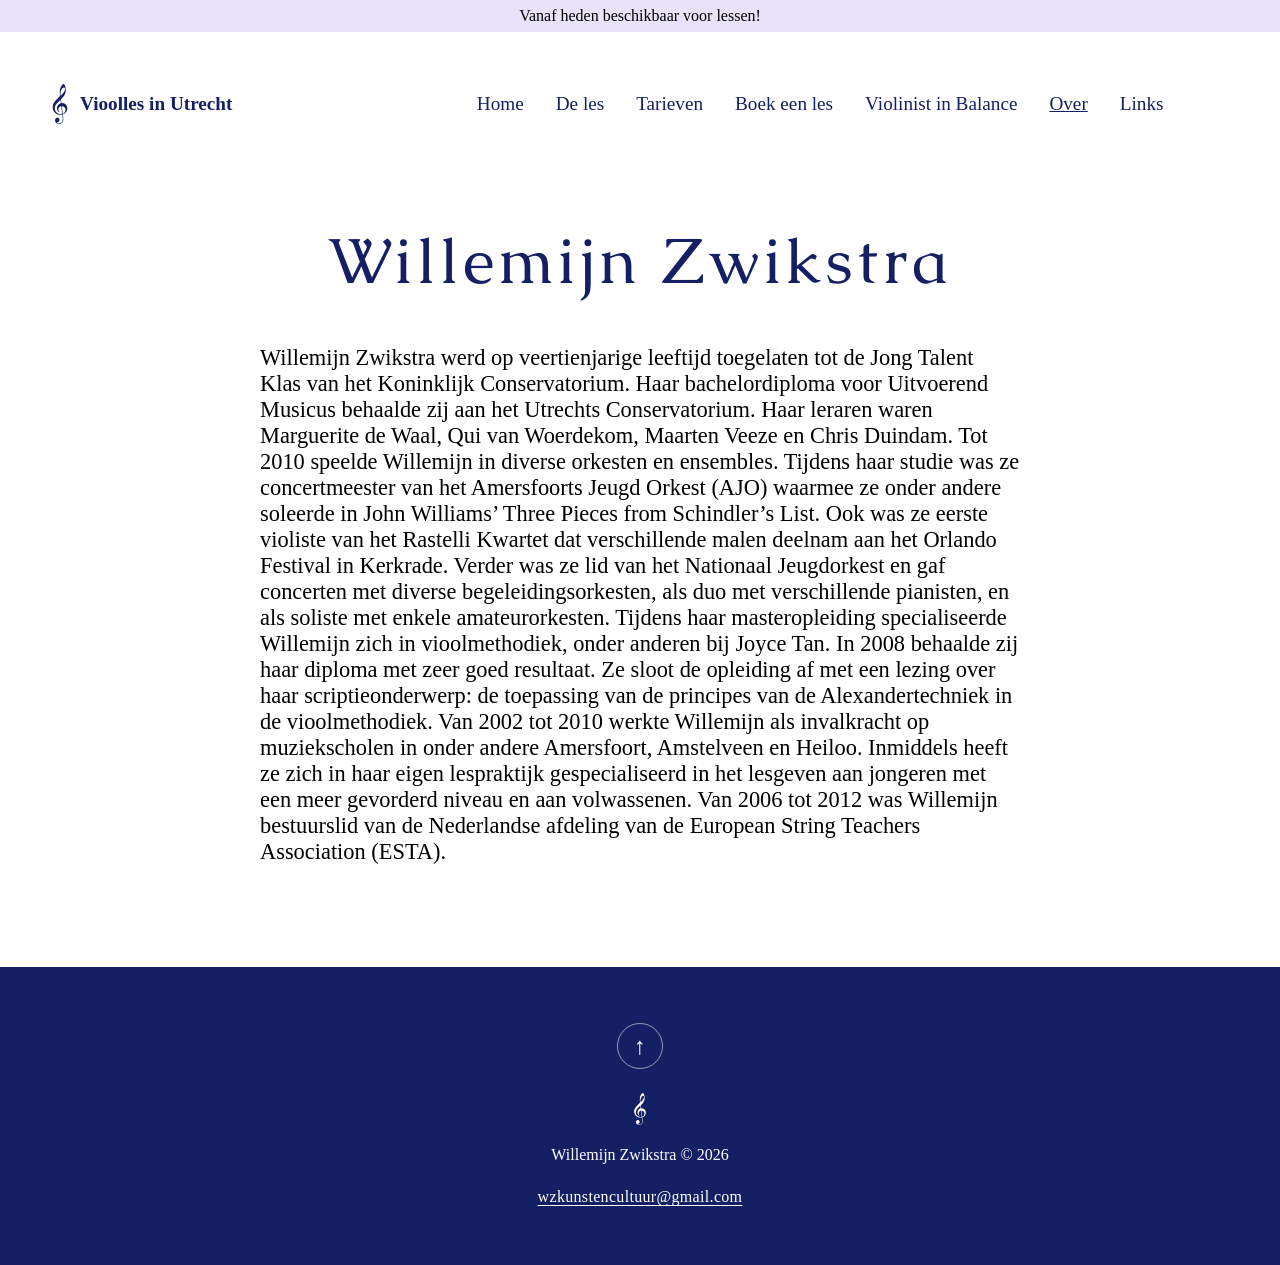
<file: over.html>
<!DOCTYPE html>
<html>
	<head>
		<meta charset="UTF-8">
		<meta name="viewport" content="width=device-width, initial-scale=1">
		<title>Vioolles in Utrecht - Willemijn Zwikstra</title>
		<link rel="icon" 
			type="image/png" 
			href="wz_favicon.png">
	<script src="https://code.jquery.com/jquery-3.7.1.js" integrity="sha256-eKhayi8LEQwp4NKxN+CfCh+3qOVUtJn3QNZ0TciWLP4=" crossorigin="anonymous"></script>
	<link href="https://db.onlinewebfonts.com/c/6dd2f2510b4a00a5461b2455928209c2?family=Brandon+Grot+W01+Light" rel="stylesheet">
	<link rel="preconnect" href="https://fonts.googleapis.com">
	<link rel="preconnect" href="https://fonts.gstatic.com" crossorigin>
	<link href="https://fonts.googleapis.com/css2?family=Caudex:ital,wght@100:0,400;0,700;1,400;1,700&display=swap" rel="stylesheet">
	<style>
		@font-face {
			font-family: "Brandon Grot W01 Light";
			src: url("https://db.onlinewebfonts.com/t/6dd2f2510b4a00a5461b2455928209c2.eot");
			src: url("https://db.onlinewebfonts.com/t/6dd2f2510b4a00a5461b2455928209c2.eot?#iefix")format("embedded-opentype"),
			url("https://db.onlinewebfonts.com/t/6dd2f2510b4a00a5461b2455928209c2.woff2")format("woff2"),
			url("https://db.onlinewebfonts.com/t/6dd2f2510b4a00a5461b2455928209c2.woff")format("woff"),
			url("https://db.onlinewebfonts.com/t/6dd2f2510b4a00a5461b2455928209c2.ttf")format("truetype"),
			url("https://db.onlinewebfonts.com/t/6dd2f2510b4a00a5461b2455928209c2.svg#Brandon Grot W01 Light")format("svg");
		}
		body {
			font-family: "Brandon Grot W01 Light";
			margin:0px auto;
			font-size:16px;
			width:100%;
			overflow: auto;
			padding-bottom:300px;
			font-weight: 100;
		}
		#top-bar {
			background: none 0% 0% / auto repeat scroll padding-box border-box rgb(232, 227, 248);
			outline: rgb(0, 0, 0) none 0px;
			vertical-align: baseline;
			height: 32px;
			line-height: 32px;
			text-align: center;
			position: fixed;
			top: 0px;
			width: 100%;
			transition: all;
			font-size: 1em;
		}
		#nav-wrapper {
			width: 100%;
			
			
		}
		#nav-l {
			background: none;

			height: 144px;
			color: rgb(21, 31, 99);
			display: flex;
			align-items: center;
		
			width:30%;
			padding-left:40px;
			transition: all;
			line-height: 124px;
			font-size:1.2em;
			z-index:9999;
			float:left;
		
		}
		#nav-r {
			display: flex;
			align-items: center;
			float:right;
			height:144px;
			z-index:9999;
			width:64%;
		
		
			
		}
		h1 {
			background: none 0% 0% / auto repeat scroll padding-box border-box rgba(0, 0, 0, 0);
			outline: rgb(21, 31, 99) none 0px;
			vertical-align: baseline;
			letter-spacing: 0.06em;
			color: rgb(21, 31, 99);
			font-size:4em;
			font-family: "Caudex", serif;
			font-weight: 400;
			text-size-adjust: 100%;
			direction: ltr;
			text-align: center;
		
		}
		h2 {
			background: none 0% 0% / auto repeat scroll padding-box border-box rgba(0, 0, 0, 0);
			outline: rgb(21, 31, 99) none 0px;
			vertical-align: baseline;
			letter-spacing: 0.06em;
			color: rgb(21, 31, 99);
			font-size:1.8em;
			font-family: "Caudex", serif;
			font-weight: 400;
			text-size-adjust: 100%;
			direction: ltr;
			text-align: center;
		}
		#text-1 {
			width:100%;
			display: flex;
			justify-content: center;
			padding-bottom: 80px;
		}
		#text-1-les {
			width:100%;
			display: flex;
			justify-content: center;
			padding-bottom: 80px;
		}
		#content {
			width:64%;
			text-align: left;
			
		}
		p {
			font-size:1.4em;
		}
		strong {
			font-weight: 700;
		}
		#footer {
			background:rgba(21, 31, 99) none 0px;
			color:#fff;
			display: flex;
			align-items: center;
			justify-content: center;
			bottom:0px;
			font-size:1em;
			position: fixed;
			height:80px;
			line-height: 80px;
			width:100%;
			text-align: center;
		}
		ul {
			list-style-type: none;
			margin: 0;
			padding: 0;
			overflow: hidden;
			font-size:1.2em;
		
		
		}
		
		li {
			float: left;
		}
		
		li a {
			display: block;
			color: rgb(21, 31, 99);
			text-align: center;
			padding: 16px;
			text-decoration: none;
		}
		
		li a:hover {
			text-decoration: underline;
		}
		#referenties {
			width: 100%;
			height: 100%;
			display: flex;
			margin: auto;
			overflow: auto;
			box-sizing: border-box;
			margin-bottom: 80px;
			
		}
		/* Ensures both columns have the same height */
		#referenties {
			align-items: stretch; /* Makes child elements' heights match each other */
		}
		#ref-l, #ref-r {
			width: 50%;
			display: flex;
			flex-direction: column; /* Allows children to stack vertically */
		}
		#ref-l {
			
			background: #e8e2f8;
			font-size:.8em;
			min-height:600px;
			box-sizing: border-box;
			border:32px solid transparent;
			border-bottom:64px solid transparent;
			float:left;
	
			
			
		}
		#inner {
			max-width:720px;		}
		#ref-r {
			background: #000;
			
			background-image:url('https://images.unsplash.com/photo-1588260692987-01360da8185b?q=80&w=2306&auto=format&fit=crop&ixlib=rb-4.0.3&ixid=M3wxMjA3fDB8MHxwaG90by1wYWdlfHx8fGVufDB8fHx8fA%3D%3D');
			background-size:cover;
			background-position: center center;
		
			
			float:left;
		}
		hr {
			border-top: 1px solid rgb(21, 31, 99);
			margin-top:24px;
			margin-bottom:24px;
			opacity: 0.5;
	
		}
		#lessen-wrapper {
			width: 100%;
			height: 100%;
		
			display: flex;
			margin: auto;
			overflow: auto;
			box-sizing: border-box;
			margin-bottom:40px;
		}
		#lessen-inner {
			padding-top:40px;
			padding-bottom:40px;
			width:64%;
			display: flex;
			margin: auto;
			overflow: auto;
			box-sizing: border-box;
		
		}
		#lessen {
		
			
			margin: auto;
			overflow: auto;
			box-sizing: border-box;
			border:40px solid transparent;
		}
		#les-1 {
			width: 100%;
			display: flex;
			flex-direction: column;
			margin-bottom:16px;
		
		}
		#les-1-1 {
			font-size: 1.4em;
		
		}
		#les-1-2 {
			font-size: 1.2em;
			
		}
		
		i {
			font-size: 0.8em;
			font-style: normal;
		}
		#contact-wrapper {
			width:100%;
			text-align: center;
			display: flex;
			align-items: center;
			justify-content: center;
		}
		a {
			color: rgb(21, 31, 99);
		}
		#contact {
			font-family: "Brandon Grot W01 Light";
			background: rgb(21, 31, 99);
			text-align: center;
			color:#fff;
			cursor:pointer;
			width:auto;
			margin-top:80px;
		
			display: flex;
			font-size:1.6em;
			font-weight: 100;
			align-items: center;
			justify-content: center;
			box-sizing: border-box;
			border-left:60px solid transparent;
			border-right:60px solid transparent;
			border-top:12px solid transparent;
			border-bottom:12px solid transparent;
			border-radius: 32px;
		}
		#contact:hover {
			opacity: 0.5;
		}
		 @media only screen and (max-width: 768px) {
			#nav-wrapper {
				width: 100%;
				flex-direction: column;
				display: flex;
				
			}
			#nav-l {
				background: none;
				margin-top: 16px;
				height: 144px;
				color: rgb(21, 31, 99);
				display: flex;
				align-items: center;
				position: absolute;
				width:100%;
				padding-left:0px!important;
				transition: all;
				text-align: center;
				justify-content: center;
				line-height: 144px;
				font-size:1.2em;
				z-index:9999;
				float:left;
				
			}
			#nav-r {
				margin-top: 88px;
				display: flex;
				align-items: center;
				text-align: center;
				justify-content: center;
				float:right;
				position: absolute;
				height:144px;
				z-index:9999;
				width:100%;
				
				
				
			}
			#text-1 {
				margin-top: 196px;
			}
		}
	</style>
		<link rel="stylesheet" href="responsive.css">

	</head>
	<body>
		<div id="top-bar">Vanaf heden beschikbaar voor lessen!</div>
		<div id="nav-wrapper">
			<div id="nav-l"><svg
				preserveAspectRatio="xMidYMid meet"
				data-bbox="81.8 50.001 36.401 100"
				viewBox="81.8 50.001 36.401 100"
				height="40"
				width="40"
				xmlns="http://www.w3.org/2000/svg"
				data-type="color"
				role="img"
				aria-label="Homepage"
				class="svg-0"
			>
				<defs class="defs-0">
					<style class="style-0">
						#comp-kd2v2o0j svg [data-color="1"] {fill: #151F63;}
					</style>
				</defs>
				<g class="g-0">
					<path
						d="M103.496 97.612c3.476-.254 6.603.332 9.344 2.404 3.173 2.4 4.714 5.753 5.206 9.563.722 5.589-1.067 10.291-5.624 13.713-1.177.884-2.618 1.478-4.018 1.98-.993.356-1.251.791-1.113 1.805.385 2.826.699 5.662.974 8.501.25 2.578.084 5.139-.648 7.639-.963 3.287-3.142 5.364-6.41 6.249-4.262 1.154-8.188.538-11.285-2.809-2.286-2.471-2.864-5.491-1.646-8.664 1.149-2.993 4.519-4.249 7.396-2.927 2.846 1.308 3.984 4.786 2.513 7.669-.947 1.856-2.456 2.855-4.525 3.049-.338.032-.659.241-.987.369.152.394.193.965.479 1.147.775.491 1.62 1.029 2.498 1.171 3.359.545 6.521.05 8.95-2.591 1.378-1.498 1.832-3.451 2.117-5.437.471-3.28-.117-6.503-.466-9.74-.158-1.459-.354-2.915-.532-4.366-1.461.144-2.851.342-4.246.406-4.678.214-9.086-.751-12.74-3.793-5.084-4.232-7.316-9.809-6.88-16.409.376-5.697 2.883-10.465 6.721-14.55a358.002 358.002 0 0110.364-10.62c.946-.926 1.036-1.794.963-2.97-.23-3.687-.648-7.4-.431-11.069.337-5.689 2.382-10.866 6.006-15.323.536-.659 1.299-1.19 2.054-1.601 1.614-.879 2.909-.325 3.964 1.57 1.74 3.126 2.505 6.542 2.868 10.054.777 7.502-1.217 14.253-5.86 20.138-1.56 1.977-3.535 3.63-5.37 5.379-.555.529-.745.996-.633 1.783.391 2.726.668 5.469.997 8.28zm-2.415-7.889c-.187.117-.301.164-.383.243-2.93 2.824-5.917 5.593-8.765 8.498-2.023 2.064-3.338 4.611-4.131 7.397-1.032 3.627-1.145 7.225.495 10.741 3.155 6.767 10.641 9.359 17.066 8.025l-2.412-19.12c-2.521.309-4.595 1.356-5.729 3.48-2.352 4.405-1.851 8.461 2.208 11.83-1.788-.081-3.025-1.005-4.108-2.149-4.42-4.67-3.789-13.327 1.24-17.717 1.605-1.401 3.44-2.347 5.493-2.999l-.974-8.229zm.363-10.487c1.464-1.391 2.769-2.557 3.988-3.806 2.704-2.772 5.139-5.746 6.493-9.45.634-1.733.922-3.523.455-5.346-.405-1.579-1.521-2.285-3.095-1.959-2.049.425-3.383 1.881-4.447 3.513-3.342 5.127-3.957 10.837-3.394 17.048zm5.485 44.923c4.483-.963 7.613-6.261 6.8-11.379-.814-5.126-4.875-7.701-9.117-7.423l2.317 18.802z"
						fill="#151F63"
						data-color="1"
						class="path-0"
					></path>
				</g>
			</svg>
<strong>Vioolles in Utrecht</strong></div>
			<div id="nav-r">
				<ul>
				
					<li><a href="index.html">Home</a></li>
					<li><a href="index.html#text-1-les">De les</a></li>
					<li><a href="index.html#lessen-wrapper">Tarieven</a></li>
					<li><a href="index.html#contact-wrapper">Boek een les</a></li>
					<li><a href="violinistinbalance.html">Violinist in Balance</a></li>
					<li><a href="over.html"><u>Over</u></a></li>
					<li><a href="links.html">Links</a></li>
				</ul>
			</div>
		</div>
		<div id="text-1">
			<div id="content">
				<h1 style="	">Willemijn Zwikstra</h1>
			
				<p>Willemijn Zwikstra werd op veertienjarige leeftijd toegelaten tot de Jong Talent Klas van het Koninklijk Conservatorium. Haar bachelordiploma voor Uitvoerend Musicus behaalde zij aan het Utrechts Conservatorium. Haar leraren waren Marguerite de Waal, Qui van Woerdekom, Maarten Veeze en Chris Duindam. Tot 2010 speelde Willemijn in diverse orkesten en ensembles. Tijdens haar studie was ze concertmeester van het Amersfoorts Jeugd Orkest (AJO) waarmee ze onder andere soleerde in John Williams’ Three Pieces from Schindler’s List. Ook was ze eerste violiste van het Rastelli Kwartet dat verschillende malen deelnam aan het Orlando Festival in Kerkrade. Verder was ze lid van het Nationaal Jeugdorkest en gaf concerten met diverse begeleidingsorkesten, als duo met verschillende pianisten, en als soliste met enkele amateurorkesten. Tijdens haar masteropleiding specialiseerde Willemijn zich in vioolmethodiek, onder anderen bij Joyce Tan. In 2008 behaalde zij haar diploma met zeer goed resultaat. Ze sloot de opleiding af met een lezing over haar scriptieonderwerp: de toepassing van de principes van de Alexandertechniek in de vioolmethodiek. Van 2002 tot 2010 werkte Willemijn als invalkracht op muziekscholen in onder andere Amersfoort, Amstelveen en Heiloo. Inmiddels heeft ze zich in haar eigen lespraktijk gespecialiseerd in het lesgeven aan jongeren met een meer gevorderd niveau en aan volwassenen. Van 2006 tot 2012 was Willemijn bestuurslid van de Nederlandse afdeling van de European String Teachers Association (ESTA).</p>
			</div>
		</div>
	
<!--	<div id="contact-wrapper">-->
<!--		</a><div id="contact">-->
<!--			<a href="mailto:wzkunstencultuur@gmail.com" style="color:white;text-decoration: none;">Boek een les</a>-->
<!--		</div>-->
<!--	</div>-->
		<div id="footer">
				<a class="to-top" href="#nav-wrapper" aria-label="Naar boven" title="Naar boven">↑</a>
			<svg
				preserveAspectRatio="xMidYMid meet"
				data-bbox="81.8 50.001 36.401 100"
				viewBox="81.8 50.001 36.401 100"
				height="32"
				width="32"
				xmlns="http://www.w3.org/2000/svg"
				data-type="color"
				role="img"
				aria-label="Homepage"
				class="svg-0"
			>
				<defs class="defs-0">
					<style class="style-0">
						#comp-kd2v2o0j svg [data-color="1"] {fill: #fff;}
					</style>
				</defs>
				<g class="g-0">
					<path
						d="M103.496 97.612c3.476-.254 6.603.332 9.344 2.404 3.173 2.4 4.714 5.753 5.206 9.563.722 5.589-1.067 10.291-5.624 13.713-1.177.884-2.618 1.478-4.018 1.98-.993.356-1.251.791-1.113 1.805.385 2.826.699 5.662.974 8.501.25 2.578.084 5.139-.648 7.639-.963 3.287-3.142 5.364-6.41 6.249-4.262 1.154-8.188.538-11.285-2.809-2.286-2.471-2.864-5.491-1.646-8.664 1.149-2.993 4.519-4.249 7.396-2.927 2.846 1.308 3.984 4.786 2.513 7.669-.947 1.856-2.456 2.855-4.525 3.049-.338.032-.659.241-.987.369.152.394.193.965.479 1.147.775.491 1.62 1.029 2.498 1.171 3.359.545 6.521.05 8.95-2.591 1.378-1.498 1.832-3.451 2.117-5.437.471-3.28-.117-6.503-.466-9.74-.158-1.459-.354-2.915-.532-4.366-1.461.144-2.851.342-4.246.406-4.678.214-9.086-.751-12.74-3.793-5.084-4.232-7.316-9.809-6.88-16.409.376-5.697 2.883-10.465 6.721-14.55a358.002 358.002 0 0110.364-10.62c.946-.926 1.036-1.794.963-2.97-.23-3.687-.648-7.4-.431-11.069.337-5.689 2.382-10.866 6.006-15.323.536-.659 1.299-1.19 2.054-1.601 1.614-.879 2.909-.325 3.964 1.57 1.74 3.126 2.505 6.542 2.868 10.054.777 7.502-1.217 14.253-5.86 20.138-1.56 1.977-3.535 3.63-5.37 5.379-.555.529-.745.996-.633 1.783.391 2.726.668 5.469.997 8.28zm-2.415-7.889c-.187.117-.301.164-.383.243-2.93 2.824-5.917 5.593-8.765 8.498-2.023 2.064-3.338 4.611-4.131 7.397-1.032 3.627-1.145 7.225.495 10.741 3.155 6.767 10.641 9.359 17.066 8.025l-2.412-19.12c-2.521.309-4.595 1.356-5.729 3.48-2.352 4.405-1.851 8.461 2.208 11.83-1.788-.081-3.025-1.005-4.108-2.149-4.42-4.67-3.789-13.327 1.24-17.717 1.605-1.401 3.44-2.347 5.493-2.999l-.974-8.229zm.363-10.487c1.464-1.391 2.769-2.557 3.988-3.806 2.704-2.772 5.139-5.746 6.493-9.45.634-1.733.922-3.523.455-5.346-.405-1.579-1.521-2.285-3.095-1.959-2.049.425-3.383 1.881-4.447 3.513-3.342 5.127-3.957 10.837-3.394 17.048zm5.485 44.923c4.483-.963 7.613-6.261 6.8-11.379-.814-5.126-4.875-7.701-9.117-7.423l2.317 18.802z"
						fill="#fff"
						data-color="1"
						class="path-0"
					></path>
				</g>
			</svg> Willemijn Zwikstra © 2026
				<a class="footer-mail" href="mailto:wzkunstencultuur@gmail.com">wzkunstencultuur@gmail.com</a>
		</div>
	</body>
	<script>
		
		document.querySelectorAll('a[href^="#"]').forEach(anchor => {
			anchor.addEventListener('click', function (e) {
				e.preventDefault();
				
				document.querySelector(this.getAttribute('href')).scrollIntoView({
					behavior: 'smooth'
				});
			})
		})
	</script>
</html>
</file>
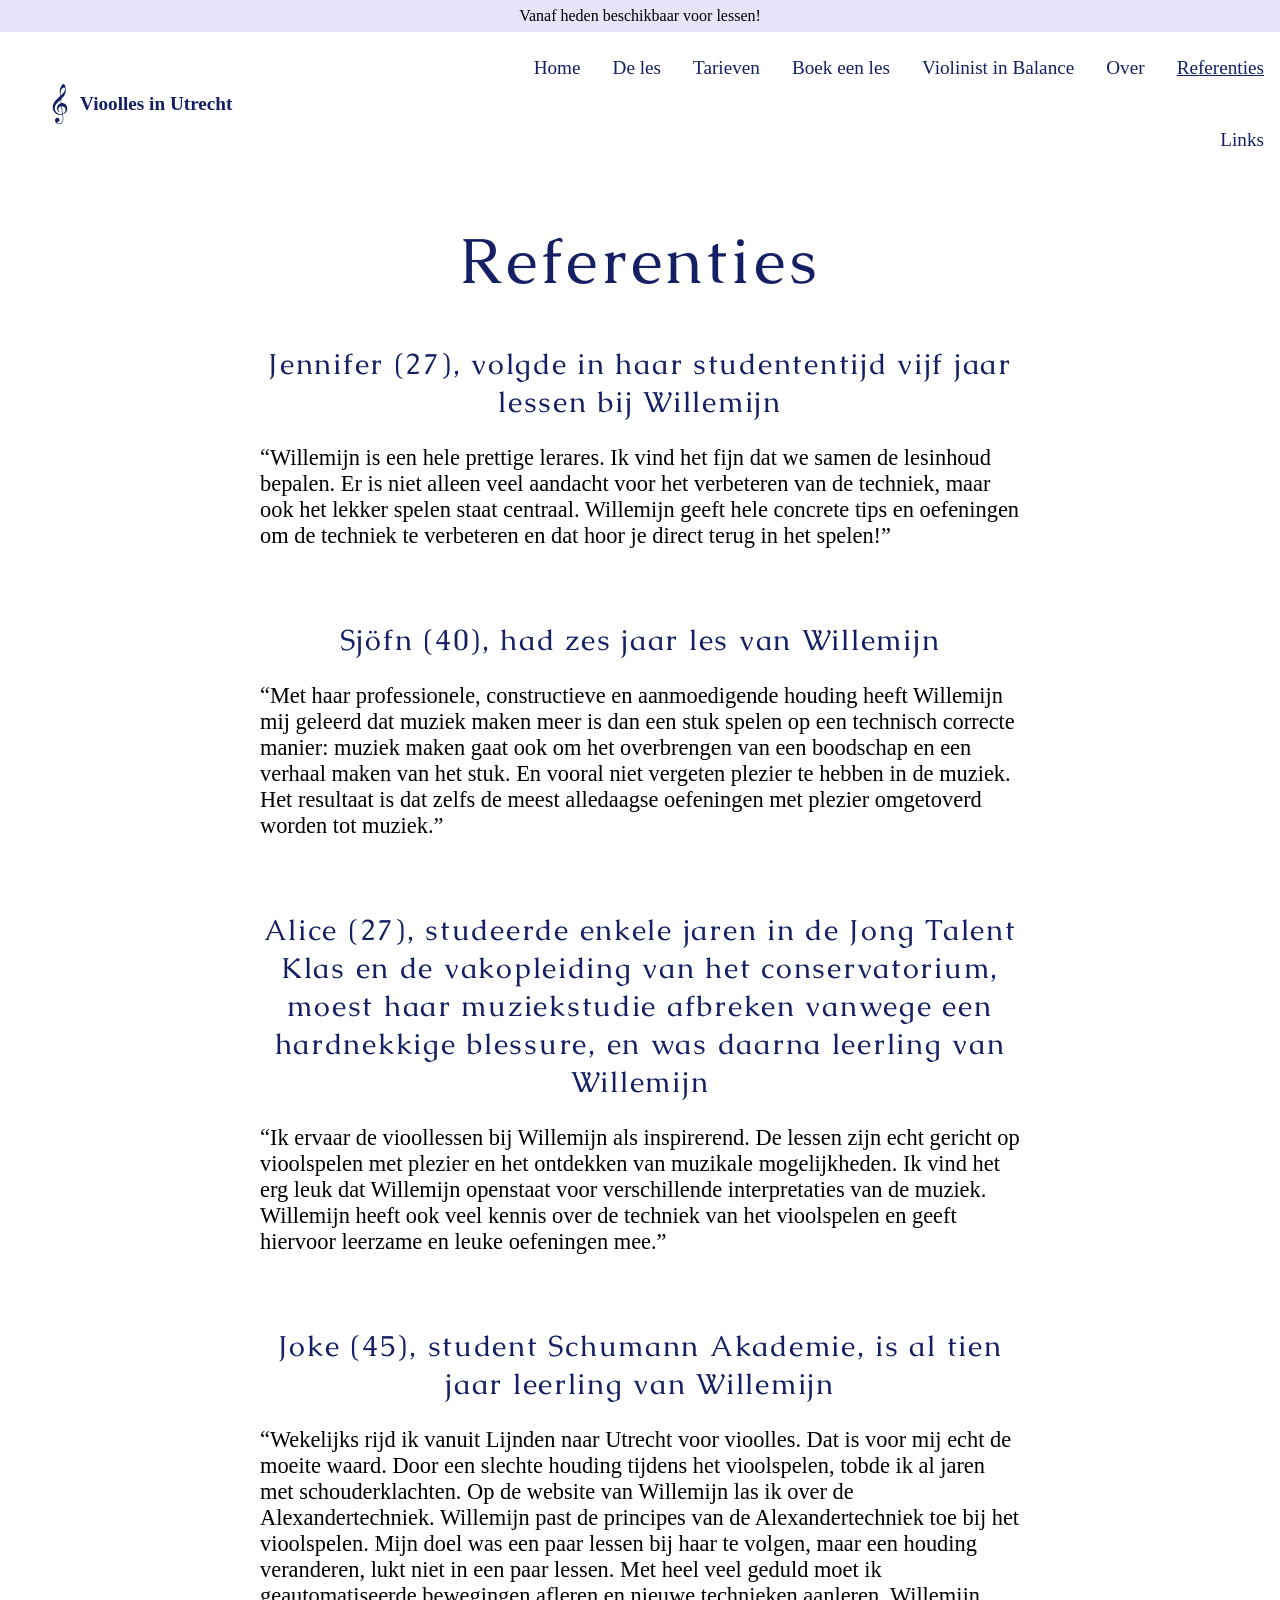
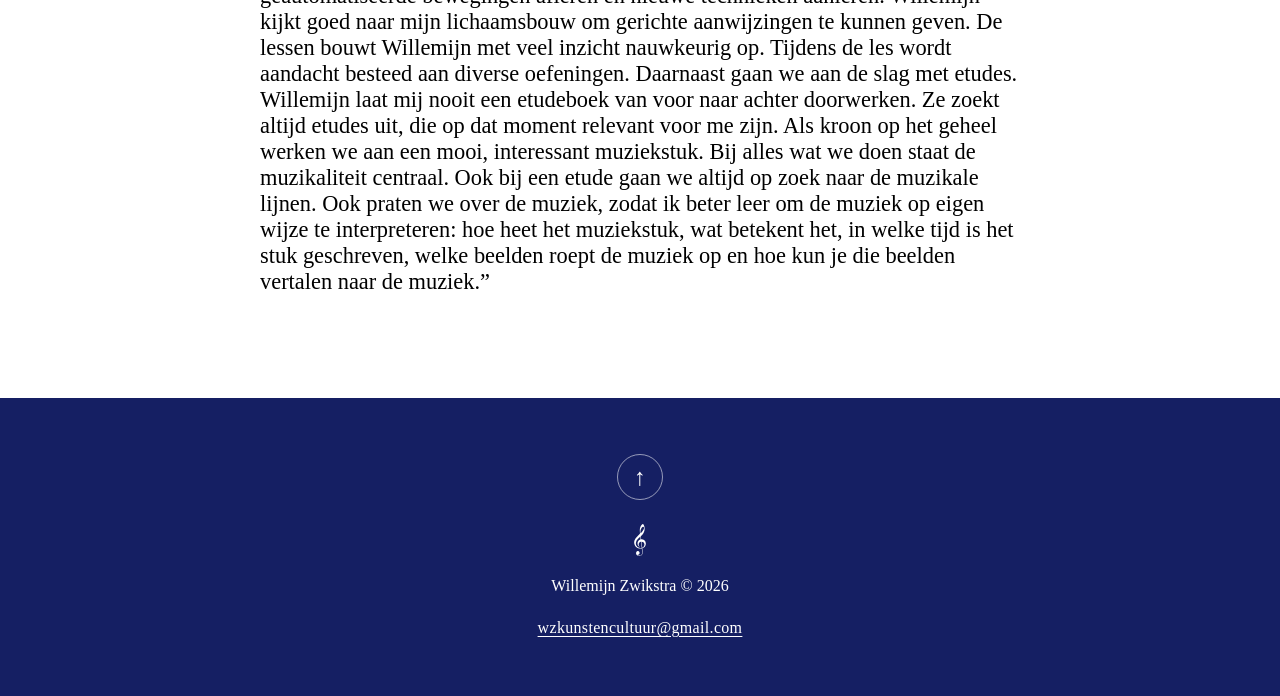
<file: referenties.html>
<!DOCTYPE html>
<html>
	<head>
		<meta charset="UTF-8">
		<meta name="viewport" content="width=device-width, initial-scale=1">
		<title>Vioolles in Utrecht - Willemijn Zwikstra</title>
		<link rel="icon" 
			type="image/png" 
			href="wz_favicon.png">
	<script src="https://code.jquery.com/jquery-3.7.1.js" integrity="sha256-eKhayi8LEQwp4NKxN+CfCh+3qOVUtJn3QNZ0TciWLP4=" crossorigin="anonymous"></script>
	<link href="https://db.onlinewebfonts.com/c/6dd2f2510b4a00a5461b2455928209c2?family=Brandon+Grot+W01+Light" rel="stylesheet">
	<link rel="preconnect" href="https://fonts.googleapis.com">
	<link rel="preconnect" href="https://fonts.gstatic.com" crossorigin>
	<link href="https://fonts.googleapis.com/css2?family=Caudex:ital,wght@100:0,400;0,700;1,400;1,700&display=swap" rel="stylesheet">
	<style>
		@font-face {
			font-family: "Brandon Grot W01 Light";
			src: url("https://db.onlinewebfonts.com/t/6dd2f2510b4a00a5461b2455928209c2.eot");
			src: url("https://db.onlinewebfonts.com/t/6dd2f2510b4a00a5461b2455928209c2.eot?#iefix")format("embedded-opentype"),
			url("https://db.onlinewebfonts.com/t/6dd2f2510b4a00a5461b2455928209c2.woff2")format("woff2"),
			url("https://db.onlinewebfonts.com/t/6dd2f2510b4a00a5461b2455928209c2.woff")format("woff"),
			url("https://db.onlinewebfonts.com/t/6dd2f2510b4a00a5461b2455928209c2.ttf")format("truetype"),
			url("https://db.onlinewebfonts.com/t/6dd2f2510b4a00a5461b2455928209c2.svg#Brandon Grot W01 Light")format("svg");
		}
		body {
			font-family: "Brandon Grot W01 Light";
			margin:0px auto;
			font-size:16px;
			width:100%;
			overflow: auto;
			padding-bottom:300px;
			font-weight: 100;
		}
		#top-bar {
			background: none 0% 0% / auto repeat scroll padding-box border-box rgb(232, 227, 248);
			outline: rgb(0, 0, 0) none 0px;
			vertical-align: baseline;
			height: 32px;
			line-height: 32px;
			text-align: center;
			position: fixed;
			top: 0px;
			width: 100%;
			transition: all;
			font-size: 1em;
		}
		#nav-wrapper {
			width: 100%;
			
			
		}
		#nav-l {
			background: none;

			height: 144px;
			color: rgb(21, 31, 99);
			display: flex;
			align-items: center;
		
			width:30%;
			padding-left:40px;
			transition: all;
			line-height: 124px;
			font-size:1.2em;
			z-index:9999;
			float:left;
		
		}
		#nav-r {
			display: flex;
			align-items: center;
			float:right;
			height:144px;
			z-index:9999;
			width:64%;
		
		
			
		}
		h1 {
			background: none 0% 0% / auto repeat scroll padding-box border-box rgba(0, 0, 0, 0);
			outline: rgb(21, 31, 99) none 0px;
			vertical-align: baseline;
			letter-spacing: 0.06em;
			color: rgb(21, 31, 99);
			font-size:4em;
			font-family: "Caudex", serif;
			font-weight: 400;
			text-size-adjust: 100%;
			direction: ltr;
			text-align: center;
		
		}
		h2 {
			background: none 0% 0% / auto repeat scroll padding-box border-box rgba(0, 0, 0, 0);
			outline: rgb(21, 31, 99) none 0px;
			vertical-align: baseline;
			letter-spacing: 0.06em;
			color: rgb(21, 31, 99);
			font-size:1.8em;
			font-family: "Caudex", serif;
			font-weight: 400;
			text-size-adjust: 100%;
			direction: ltr;
			text-align: center;
		}
		#text-1 {
			width:100%;
			display: flex;
			justify-content: center;
			padding-bottom: 80px;
		}
		#text-1-les {
			width:100%;
			display: flex;
			justify-content: center;
			padding-bottom: 80px;
		}
		#content {
			width:64%;
			text-align: left;
			
		}
		p {
			font-size:1.4em;
		}
		strong {
			font-weight: 700;
		}
		#footer {
			background:rgba(21, 31, 99) none 0px;
			color:#fff;
			display: flex;
			align-items: center;
			justify-content: center;
			bottom:0px;
			font-size:1em;
			position: fixed;
			height:80px;
			line-height: 80px;
			width:100%;
			text-align: center;
		}
		ul {
			list-style-type: none;
			margin: 0;
			padding: 0;
			overflow: hidden;
			font-size:1.2em;
		
		
		}
		
		li {
			float: left;
		}
		
		li a {
			display: block;
			color: rgb(21, 31, 99);
			text-align: center;
			padding: 16px;
			text-decoration: none;
		}
		
		li a:hover {
			text-decoration: underline;
		}
		#referenties {
			width: 100%;
			height: 100%;
			display: flex;
			margin: auto;
			overflow: auto;
			box-sizing: border-box;
			margin-bottom: 80px;
			
		}
		/* Ensures both columns have the same height */
		#referenties {
			align-items: stretch; /* Makes child elements' heights match each other */
		}
		#ref-l, #ref-r {
			width: 50%;
			display: flex;
			flex-direction: column; /* Allows children to stack vertically */
		}
		#ref-l {
			
			background: #e8e2f8;
			font-size:.8em;
			min-height:600px;
			box-sizing: border-box;
			border:32px solid transparent;
			border-bottom:64px solid transparent;
			float:left;
	
			
			
		}
		#inner {
			max-width:720px;		}
		#ref-r {
			background: #000;
			
			background-image:url('https://images.unsplash.com/photo-1588260692987-01360da8185b?q=80&w=2306&auto=format&fit=crop&ixlib=rb-4.0.3&ixid=M3wxMjA3fDB8MHxwaG90by1wYWdlfHx8fGVufDB8fHx8fA%3D%3D');
			background-size:cover;
			background-position: center center;
		
			
			float:left;
		}
		hr {
			border-top: 1px solid rgb(21, 31, 99);
			margin-top:24px;
			margin-bottom:24px;
			opacity: 0.5;
	
		}
		#lessen-wrapper {
			width: 100%;
			height: 100%;
		
			display: flex;
			margin: auto;
			overflow: auto;
			box-sizing: border-box;
			margin-bottom:40px;
		}
		#lessen-inner {
			padding-top:40px;
			padding-bottom:40px;
			width:64%;
			display: flex;
			margin: auto;
			overflow: auto;
			box-sizing: border-box;
		
		}
		#lessen {
		
			
			margin: auto;
			overflow: auto;
			box-sizing: border-box;
			border:40px solid transparent;
		}
		#les-1 {
			width: 100%;
			display: flex;
			flex-direction: column;
			margin-bottom:16px;
		
		}
		#les-1-1 {
			font-size: 1.4em;
		
		}
		#les-1-2 {
			font-size: 1.2em;
			
		}
		
		i {
			font-size: 0.8em;
			font-style: normal;
		}
		#contact-wrapper {
			width:100%;
			text-align: center;
			display: flex;
			align-items: center;
			justify-content: center;
		}
		a {
			color: rgb(21, 31, 99);
		}
		#contact {
			font-family: "Brandon Grot W01 Light";
			background: rgb(21, 31, 99);
			text-align: center;
			color:#fff;
			cursor:pointer;
			width:auto;
			margin-top:80px;
		
			display: flex;
			font-size:1.6em;
			font-weight: 100;
			align-items: center;
			justify-content: center;
			box-sizing: border-box;
			border-left:60px solid transparent;
			border-right:60px solid transparent;
			border-top:12px solid transparent;
			border-bottom:12px solid transparent;
			border-radius: 32px;
		}
		#contact:hover {
			opacity: 0.5;
		}
		 @media only screen and (max-width: 768px) {
			#nav-wrapper {
				width: 100%;
				flex-direction: column;
				display: flex;
				
			}
			#nav-l {
				background: none;
				margin-top: 16px;
				height: 144px;
				color: rgb(21, 31, 99);
				display: flex;
				align-items: center;
				position: absolute;
				width:100%;
				padding-left:0px!important;
				transition: all;
				text-align: center;
				justify-content: center;
				line-height: 144px;
				font-size:1.2em;
				z-index:9999;
				float:left;
				
			}
			#nav-r {
				margin-top: 88px;
				display: flex;
				align-items: center;
				text-align: center;
				justify-content: center;
				float:right;
				position: absolute;
				height:144px;
				z-index:9999;
				width:100%;
				
				
				
			}
			#text-1 {
				margin-top: 196px;
			}
		}
	</style>
		<link rel="stylesheet" href="responsive.css">

	</head>

	<body>
		<div id="top-bar">Vanaf heden beschikbaar voor lessen!</div>
		<div id="nav-wrapper">
			<div id="nav-l"><svg
				preserveAspectRatio="xMidYMid meet"
				data-bbox="81.8 50.001 36.401 100"
				viewBox="81.8 50.001 36.401 100"
				height="40"
				width="40"
				xmlns="http://www.w3.org/2000/svg"
				data-type="color"
				role="img"
				aria-label="Homepage"
				class="svg-0"
			>
				<defs class="defs-0">
					<style class="style-0">
						#comp-kd2v2o0j svg [data-color="1"] {fill: #151F63;}
					</style>
				</defs>
				<g class="g-0">
					<path
						d="M103.496 97.612c3.476-.254 6.603.332 9.344 2.404 3.173 2.4 4.714 5.753 5.206 9.563.722 5.589-1.067 10.291-5.624 13.713-1.177.884-2.618 1.478-4.018 1.98-.993.356-1.251.791-1.113 1.805.385 2.826.699 5.662.974 8.501.25 2.578.084 5.139-.648 7.639-.963 3.287-3.142 5.364-6.41 6.249-4.262 1.154-8.188.538-11.285-2.809-2.286-2.471-2.864-5.491-1.646-8.664 1.149-2.993 4.519-4.249 7.396-2.927 2.846 1.308 3.984 4.786 2.513 7.669-.947 1.856-2.456 2.855-4.525 3.049-.338.032-.659.241-.987.369.152.394.193.965.479 1.147.775.491 1.62 1.029 2.498 1.171 3.359.545 6.521.05 8.95-2.591 1.378-1.498 1.832-3.451 2.117-5.437.471-3.28-.117-6.503-.466-9.74-.158-1.459-.354-2.915-.532-4.366-1.461.144-2.851.342-4.246.406-4.678.214-9.086-.751-12.74-3.793-5.084-4.232-7.316-9.809-6.88-16.409.376-5.697 2.883-10.465 6.721-14.55a358.002 358.002 0 0110.364-10.62c.946-.926 1.036-1.794.963-2.97-.23-3.687-.648-7.4-.431-11.069.337-5.689 2.382-10.866 6.006-15.323.536-.659 1.299-1.19 2.054-1.601 1.614-.879 2.909-.325 3.964 1.57 1.74 3.126 2.505 6.542 2.868 10.054.777 7.502-1.217 14.253-5.86 20.138-1.56 1.977-3.535 3.63-5.37 5.379-.555.529-.745.996-.633 1.783.391 2.726.668 5.469.997 8.28zm-2.415-7.889c-.187.117-.301.164-.383.243-2.93 2.824-5.917 5.593-8.765 8.498-2.023 2.064-3.338 4.611-4.131 7.397-1.032 3.627-1.145 7.225.495 10.741 3.155 6.767 10.641 9.359 17.066 8.025l-2.412-19.12c-2.521.309-4.595 1.356-5.729 3.48-2.352 4.405-1.851 8.461 2.208 11.83-1.788-.081-3.025-1.005-4.108-2.149-4.42-4.67-3.789-13.327 1.24-17.717 1.605-1.401 3.44-2.347 5.493-2.999l-.974-8.229zm.363-10.487c1.464-1.391 2.769-2.557 3.988-3.806 2.704-2.772 5.139-5.746 6.493-9.45.634-1.733.922-3.523.455-5.346-.405-1.579-1.521-2.285-3.095-1.959-2.049.425-3.383 1.881-4.447 3.513-3.342 5.127-3.957 10.837-3.394 17.048zm5.485 44.923c4.483-.963 7.613-6.261 6.8-11.379-.814-5.126-4.875-7.701-9.117-7.423l2.317 18.802z"
						fill="#151F63"
						data-color="1"
						class="path-0"
					></path>
				</g>
			</svg>
<strong>Vioolles in Utrecht</strong></div>
			<div id="nav-r">
				<ul>
				
					<li><a href="index.html">Home</a></li>
					<li><a href="index.html#text-1-les">De les</a></li>
					<li><a href="index.html#lessen-wrapper">Tarieven</a></li>
					<li><a href="index.html#contact-wrapper">Boek een les</a></li>
					<li><a href="violinistinbalance.html">Violinist in Balance</a></li>
					<li><a href="over.html">Over</a></li>
					<li><a href="referenties.html"><u>Referenties</u></a></li>
					<li><a href="links.html">Links</a></li>
				</ul>
			</div>
		</div>
		<div id="text-1">
			<div id="content">
				<h1 style="	">Referenties</h1>
				<h2>Jennifer (27), volgde in haar studententijd vijf jaar lessen bij Willemijn</h2>
				<p>“Willemijn is een hele prettige lerares. Ik vind het fijn dat we samen de lesinhoud bepalen. Er is niet alleen veel aandacht voor het verbeteren van de techniek, maar ook het lekker spelen staat centraal. Willemijn geeft hele concrete tips en oefeningen om de techniek te verbeteren en dat hoor je direct terug in het spelen!”
				</p>
				<p>&nbsp;</p>
				<h2>Sjöfn (40), had zes jaar les van Willemijn</h2>
				<p>“Met haar professionele, constructieve en aanmoedigende houding heeft Willemijn mij geleerd dat muziek maken meer is dan een stuk spelen op een technisch correcte manier: muziek maken gaat ook om het overbrengen van een boodschap en een verhaal maken van het stuk. En vooral niet vergeten plezier te hebben in de muziek. Het resultaat is dat zelfs de meest alledaagse oefeningen met plezier omgetoverd worden tot muziek.”</p>
				<p>&nbsp;</p>
				<h2>Alice (27), studeerde enkele jaren in de Jong Talent Klas en de vakopleiding van het conservatorium, moest haar muziekstudie afbreken vanwege een hardnekkige blessure, en was daarna leerling van Willemijn</h2>
				<p>“Ik ervaar de vioollessen bij Willemijn als inspirerend. De lessen zijn echt gericht op vioolspelen met plezier en het ontdekken van muzikale mogelijkheden. Ik vind het erg leuk dat Willemijn openstaat voor verschillende interpretaties van de muziek. Willemijn heeft ook veel kennis over de techniek van het vioolspelen en geeft hiervoor leerzame en leuke oefeningen mee.”</p>
				<p>&nbsp;</p>
				<h2>Joke (45), student Schumann Akademie, is al tien jaar leerling van Willemijn</h2>
				<p>“Wekelijks rijd ik vanuit Lijnden naar Utrecht voor vioolles. Dat is voor mij echt de moeite waard. Door een slechte houding tijdens het vioolspelen, tobde ik al jaren met schouderklachten. Op de website van Willemijn las ik over de Alexandertechniek. Willemijn past de principes van de Alexandertechniek toe bij het vioolspelen. Mijn doel was een paar lessen bij haar te volgen, maar een houding veranderen, lukt niet in een paar lessen. Met heel veel geduld moet ik geautomatiseerde bewegingen afleren en nieuwe technieken aanleren. Willemijn kijkt goed naar mijn lichaamsbouw om gerichte aanwijzingen te kunnen geven. De lessen bouwt Willemijn met veel inzicht nauwkeurig op. Tijdens de les wordt aandacht besteed aan diverse oefeningen. Daarnaast gaan we aan de slag met etudes. Willemijn laat mij nooit een etudeboek van voor naar achter doorwerken. Ze zoekt altijd etudes uit, die op dat moment relevant voor me zijn. Als kroon op het geheel werken we aan een mooi, interessant muziekstuk. Bij alles wat we doen staat de muzikaliteit centraal. Ook bij een etude gaan we altijd op zoek naar de muzikale lijnen. Ook praten we over de muziek, zodat ik beter leer om de muziek op eigen wijze te interpreteren: hoe heet het muziekstuk, wat betekent het, in welke tijd is het stuk geschreven, welke beelden roept de muziek op en hoe kun je die beelden vertalen naar de muziek.”</p>
			</div>
		</div>
	
<!--	<div id="contact-wrapper">-->
<!--		</a><div id="contact">-->
<!--			<a href="mailto:wzkunstencultuur@gmail.com" style="color:white;text-decoration: none;">Boek een les</a>-->
<!--		</div>-->
<!--	</div>-->
		<div id="footer">
				<a class="to-top" href="#nav-wrapper" aria-label="Naar boven" title="Naar boven">↑</a>
			<svg
				preserveAspectRatio="xMidYMid meet"
				data-bbox="81.8 50.001 36.401 100"
				viewBox="81.8 50.001 36.401 100"
				height="32"
				width="32"
				xmlns="http://www.w3.org/2000/svg"
				data-type="color"
				role="img"
				aria-label="Homepage"
				class="svg-0"
			>
				<defs class="defs-0">
					<style class="style-0">
						#comp-kd2v2o0j svg [data-color="1"] {fill: #fff;}
					</style>
				</defs>
				<g class="g-0">
					<path
						d="M103.496 97.612c3.476-.254 6.603.332 9.344 2.404 3.173 2.4 4.714 5.753 5.206 9.563.722 5.589-1.067 10.291-5.624 13.713-1.177.884-2.618 1.478-4.018 1.98-.993.356-1.251.791-1.113 1.805.385 2.826.699 5.662.974 8.501.25 2.578.084 5.139-.648 7.639-.963 3.287-3.142 5.364-6.41 6.249-4.262 1.154-8.188.538-11.285-2.809-2.286-2.471-2.864-5.491-1.646-8.664 1.149-2.993 4.519-4.249 7.396-2.927 2.846 1.308 3.984 4.786 2.513 7.669-.947 1.856-2.456 2.855-4.525 3.049-.338.032-.659.241-.987.369.152.394.193.965.479 1.147.775.491 1.62 1.029 2.498 1.171 3.359.545 6.521.05 8.95-2.591 1.378-1.498 1.832-3.451 2.117-5.437.471-3.28-.117-6.503-.466-9.74-.158-1.459-.354-2.915-.532-4.366-1.461.144-2.851.342-4.246.406-4.678.214-9.086-.751-12.74-3.793-5.084-4.232-7.316-9.809-6.88-16.409.376-5.697 2.883-10.465 6.721-14.55a358.002 358.002 0 0110.364-10.62c.946-.926 1.036-1.794.963-2.97-.23-3.687-.648-7.4-.431-11.069.337-5.689 2.382-10.866 6.006-15.323.536-.659 1.299-1.19 2.054-1.601 1.614-.879 2.909-.325 3.964 1.57 1.74 3.126 2.505 6.542 2.868 10.054.777 7.502-1.217 14.253-5.86 20.138-1.56 1.977-3.535 3.63-5.37 5.379-.555.529-.745.996-.633 1.783.391 2.726.668 5.469.997 8.28zm-2.415-7.889c-.187.117-.301.164-.383.243-2.93 2.824-5.917 5.593-8.765 8.498-2.023 2.064-3.338 4.611-4.131 7.397-1.032 3.627-1.145 7.225.495 10.741 3.155 6.767 10.641 9.359 17.066 8.025l-2.412-19.12c-2.521.309-4.595 1.356-5.729 3.48-2.352 4.405-1.851 8.461 2.208 11.83-1.788-.081-3.025-1.005-4.108-2.149-4.42-4.67-3.789-13.327 1.24-17.717 1.605-1.401 3.44-2.347 5.493-2.999l-.974-8.229zm.363-10.487c1.464-1.391 2.769-2.557 3.988-3.806 2.704-2.772 5.139-5.746 6.493-9.45.634-1.733.922-3.523.455-5.346-.405-1.579-1.521-2.285-3.095-1.959-2.049.425-3.383 1.881-4.447 3.513-3.342 5.127-3.957 10.837-3.394 17.048zm5.485 44.923c4.483-.963 7.613-6.261 6.8-11.379-.814-5.126-4.875-7.701-9.117-7.423l2.317 18.802z"
						fill="#fff"
						data-color="1"
						class="path-0"
					></path>
				</g>
			</svg> Willemijn Zwikstra © 2026
				<a class="footer-mail" href="mailto:wzkunstencultuur@gmail.com">wzkunstencultuur@gmail.com</a>
		</div>
	</body>
	<script>
		
		document.querySelectorAll('a[href^="#"]').forEach(anchor => {
			anchor.addEventListener('click', function (e) {
				e.preventDefault();
				
				document.querySelector(this.getAttribute('href')).scrollIntoView({
					behavior: 'smooth'
				});
			})
		})
	</script>
</html>
</file>
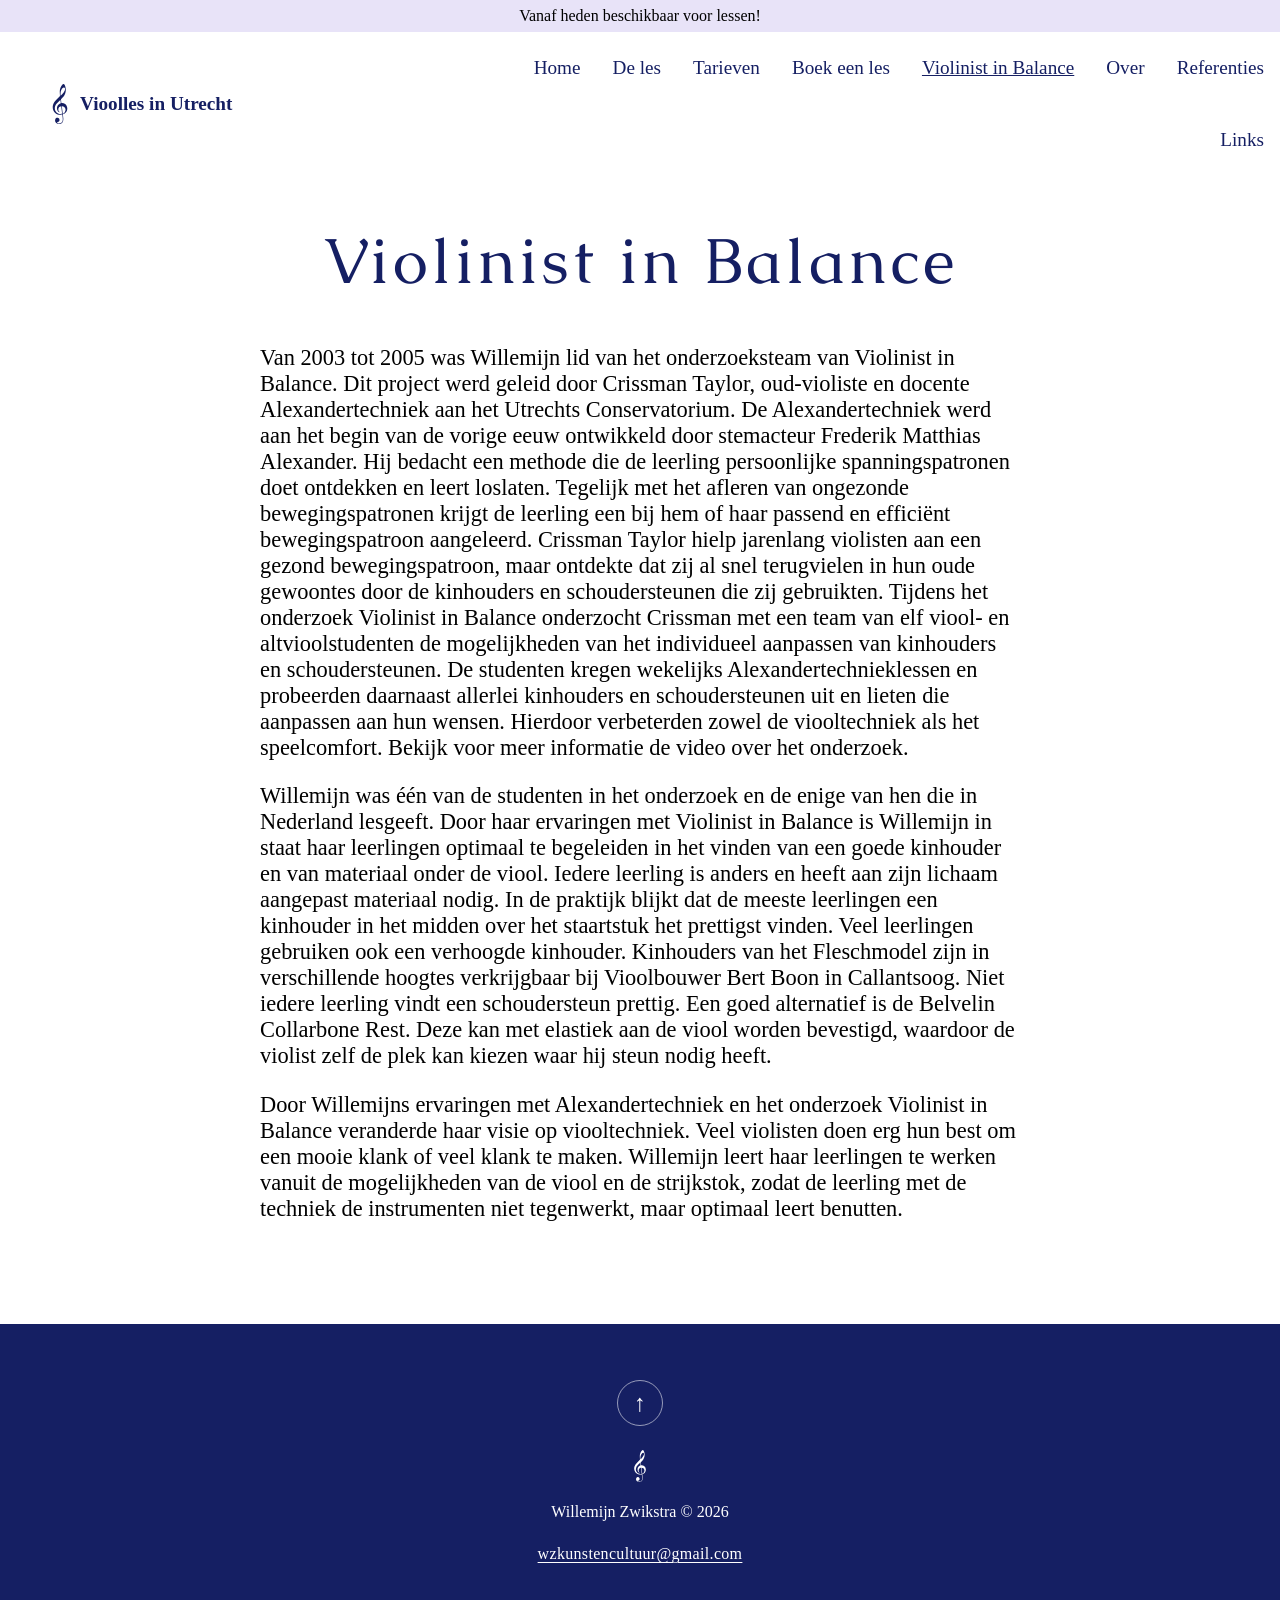
<file: violinistinbalance.html>
<!DOCTYPE html>
<html>
	<head>
		<meta charset="UTF-8">
		<meta name="viewport" content="width=device-width, initial-scale=1">
		<title>Vioolles in Utrecht - Willemijn Zwikstra</title>
		<link rel="icon" 
			type="image/png" 
			href="wz_favicon.png">
	<script src="https://code.jquery.com/jquery-3.7.1.js" integrity="sha256-eKhayi8LEQwp4NKxN+CfCh+3qOVUtJn3QNZ0TciWLP4=" crossorigin="anonymous"></script>
	<link href="https://db.onlinewebfonts.com/c/6dd2f2510b4a00a5461b2455928209c2?family=Brandon+Grot+W01+Light" rel="stylesheet">
	<link rel="preconnect" href="https://fonts.googleapis.com">
	<link rel="preconnect" href="https://fonts.gstatic.com" crossorigin>
	<link href="https://fonts.googleapis.com/css2?family=Caudex:ital,wght@100:0,400;0,700;1,400;1,700&display=swap" rel="stylesheet">
	<style>
		@font-face {
			font-family: "Brandon Grot W01 Light";
			src: url("https://db.onlinewebfonts.com/t/6dd2f2510b4a00a5461b2455928209c2.eot");
			src: url("https://db.onlinewebfonts.com/t/6dd2f2510b4a00a5461b2455928209c2.eot?#iefix")format("embedded-opentype"),
			url("https://db.onlinewebfonts.com/t/6dd2f2510b4a00a5461b2455928209c2.woff2")format("woff2"),
			url("https://db.onlinewebfonts.com/t/6dd2f2510b4a00a5461b2455928209c2.woff")format("woff"),
			url("https://db.onlinewebfonts.com/t/6dd2f2510b4a00a5461b2455928209c2.ttf")format("truetype"),
			url("https://db.onlinewebfonts.com/t/6dd2f2510b4a00a5461b2455928209c2.svg#Brandon Grot W01 Light")format("svg");
		}
		body {
			font-family: "Brandon Grot W01 Light";
			margin:0px auto;
			font-size:16px;
			width:100%;
			overflow: auto;
			padding-bottom:300px;
			font-weight: 100;
		}
		#top-bar {
			background: none 0% 0% / auto repeat scroll padding-box border-box rgb(232, 227, 248);
			outline: rgb(0, 0, 0) none 0px;
			vertical-align: baseline;
			height: 32px;
			line-height: 32px;
			text-align: center;
			position: fixed;
			top: 0px;
			width: 100%;
			transition: all;
			font-size: 1em;
		}
		#nav-wrapper {
			width: 100%;
			
			
		}
		#nav-l {
			background: none;

			height: 144px;
			color: rgb(21, 31, 99);
			display: flex;
			align-items: center;
		
			width:30%;
			padding-left:40px;
			transition: all;
			line-height: 124px;
			font-size:1.2em;
			z-index:9999;
			float:left;
		
		}
		#nav-r {
			display: flex;
			align-items: center;
			float:right;
			height:144px;
			z-index:9999;
			width:64%;
		
		
			
		}
		h1 {
			background: none 0% 0% / auto repeat scroll padding-box border-box rgba(0, 0, 0, 0);
			outline: rgb(21, 31, 99) none 0px;
			vertical-align: baseline;
			letter-spacing: 0.06em;
			color: rgb(21, 31, 99);
			font-size:4em;
			font-family: "Caudex", serif;
			font-weight: 400;
			text-size-adjust: 100%;
			direction: ltr;
			text-align: center;
		
		}
		h2 {
			background: none 0% 0% / auto repeat scroll padding-box border-box rgba(0, 0, 0, 0);
			outline: rgb(21, 31, 99) none 0px;
			vertical-align: baseline;
			letter-spacing: 0.06em;
			color: rgb(21, 31, 99);
			font-size:1.8em;
			font-family: "Caudex", serif;
			font-weight: 400;
			text-size-adjust: 100%;
			direction: ltr;
			text-align: center;
		}
		#text-1 {
			width:100%;
			display: flex;
			justify-content: center;
			padding-bottom: 80px;
		}
		#text-1-les {
			width:100%;
			display: flex;
			justify-content: center;
			padding-bottom: 80px;
		}
		#content {
			width:64%;
			text-align: left;
			
		}
		p {
			font-size:1.4em;
		}
		strong {
			font-weight: 700;
		}
		#footer {
			background:rgba(21, 31, 99) none 0px;
			color:#fff;
			display: flex;
			align-items: center;
			justify-content: center;
			bottom:0px;
			font-size:1em;
			position: fixed;
			height:80px;
			line-height: 80px;
			width:100%;
			text-align: center;
		}
		ul {
			list-style-type: none;
			margin: 0;
			padding: 0;
			overflow: hidden;
			font-size:1.2em;
		
		
		}
		
		li {
			float: left;
		}
		
		li a {
			display: block;
			color: rgb(21, 31, 99);
			text-align: center;
			padding: 16px;
			text-decoration: none;
		}
		
		li a:hover {
			text-decoration: underline;
		}
		#referenties {
			width: 100%;
			height: 100%;
			display: flex;
			margin: auto;
			overflow: auto;
			box-sizing: border-box;
			margin-bottom: 80px;
			
		}
		/* Ensures both columns have the same height */
		#referenties {
			align-items: stretch; /* Makes child elements' heights match each other */
		}
		#ref-l, #ref-r {
			width: 50%;
			display: flex;
			flex-direction: column; /* Allows children to stack vertically */
		}
		#ref-l {
			
			background: #e8e2f8;
			font-size:.8em;
			min-height:600px;
			box-sizing: border-box;
			border:32px solid transparent;
			border-bottom:64px solid transparent;
			float:left;
	
			
			
		}
		#inner {
			max-width:720px;		}
		#ref-r {
			background: #000;
			
			background-image:url('https://images.unsplash.com/photo-1588260692987-01360da8185b?q=80&w=2306&auto=format&fit=crop&ixlib=rb-4.0.3&ixid=M3wxMjA3fDB8MHxwaG90by1wYWdlfHx8fGVufDB8fHx8fA%3D%3D');
			background-size:cover;
			background-position: center center;
		
			
			float:left;
		}
		hr {
			border-top: 1px solid rgb(21, 31, 99);
			margin-top:24px;
			margin-bottom:24px;
			opacity: 0.5;
	
		}
		#lessen-wrapper {
			width: 100%;
			height: 100%;
		
			display: flex;
			margin: auto;
			overflow: auto;
			box-sizing: border-box;
			margin-bottom:40px;
		}
		#lessen-inner {
			padding-top:40px;
			padding-bottom:40px;
			width:64%;
			display: flex;
			margin: auto;
			overflow: auto;
			box-sizing: border-box;
		
		}
		#lessen {
		
			
			margin: auto;
			overflow: auto;
			box-sizing: border-box;
			border:40px solid transparent;
		}
		#les-1 {
			width: 100%;
			display: flex;
			flex-direction: column;
			margin-bottom:16px;
		
		}
		#les-1-1 {
			font-size: 1.4em;
		
		}
		#les-1-2 {
			font-size: 1.2em;
			
		}
		
		i {
			font-size: 0.8em;
			font-style: normal;
		}
		#contact-wrapper {
			width:100%;
			text-align: center;
			display: flex;
			align-items: center;
			justify-content: center;
		}
		a {
			color: rgb(21, 31, 99);
		}
		#contact {
			font-family: "Brandon Grot W01 Light";
			background: rgb(21, 31, 99);
			text-align: center;
			color:#fff;
			cursor:pointer;
			width:auto;
			margin-top:80px;
		
			display: flex;
			font-size:1.6em;
			font-weight: 100;
			align-items: center;
			justify-content: center;
			box-sizing: border-box;
			border-left:60px solid transparent;
			border-right:60px solid transparent;
			border-top:12px solid transparent;
			border-bottom:12px solid transparent;
			border-radius: 32px;
		}
		#contact:hover {
			opacity: 0.5;
		}
		 @media only screen and (max-width: 768px) {
			#nav-wrapper {
				width: 100%;
				flex-direction: column;
				display: flex;
				
			}
			#nav-l {
				background: none;
				margin-top: 16px;
				height: 144px;
				color: rgb(21, 31, 99);
				display: flex;
				align-items: center;
				position: absolute;
				width:100%;
				padding-left:0px!important;
				transition: all;
				text-align: center;
				justify-content: center;
				line-height: 144px;
				font-size:1.2em;
				z-index:9999;
				float:left;
				
			}
			#nav-r {
				margin-top: 88px;
				display: flex;
				align-items: center;
				text-align: center;
				justify-content: center;
				float:right;
				position: absolute;
				height:144px;
				z-index:9999;
				width:100%;
				
				
				
			}
			#text-1 {
				margin-top: 196px;
			}
		}
	</style>
		<link rel="stylesheet" href="responsive.css">

	</head>
	<body>
		<div id="top-bar">Vanaf heden beschikbaar voor lessen!</div>
		<div id="nav-wrapper">
			<div id="nav-l"><svg
				preserveAspectRatio="xMidYMid meet"
				data-bbox="81.8 50.001 36.401 100"
				viewBox="81.8 50.001 36.401 100"
				height="40"
				width="40"
				xmlns="http://www.w3.org/2000/svg"
				data-type="color"
				role="img"
				aria-label="Homepage"
				class="svg-0"
			>
				<defs class="defs-0">
					<style class="style-0">
						#comp-kd2v2o0j svg [data-color="1"] {fill: #151F63;}
					</style>
				</defs>
				<g class="g-0">
					<path
						d="M103.496 97.612c3.476-.254 6.603.332 9.344 2.404 3.173 2.4 4.714 5.753 5.206 9.563.722 5.589-1.067 10.291-5.624 13.713-1.177.884-2.618 1.478-4.018 1.98-.993.356-1.251.791-1.113 1.805.385 2.826.699 5.662.974 8.501.25 2.578.084 5.139-.648 7.639-.963 3.287-3.142 5.364-6.41 6.249-4.262 1.154-8.188.538-11.285-2.809-2.286-2.471-2.864-5.491-1.646-8.664 1.149-2.993 4.519-4.249 7.396-2.927 2.846 1.308 3.984 4.786 2.513 7.669-.947 1.856-2.456 2.855-4.525 3.049-.338.032-.659.241-.987.369.152.394.193.965.479 1.147.775.491 1.62 1.029 2.498 1.171 3.359.545 6.521.05 8.95-2.591 1.378-1.498 1.832-3.451 2.117-5.437.471-3.28-.117-6.503-.466-9.74-.158-1.459-.354-2.915-.532-4.366-1.461.144-2.851.342-4.246.406-4.678.214-9.086-.751-12.74-3.793-5.084-4.232-7.316-9.809-6.88-16.409.376-5.697 2.883-10.465 6.721-14.55a358.002 358.002 0 0110.364-10.62c.946-.926 1.036-1.794.963-2.97-.23-3.687-.648-7.4-.431-11.069.337-5.689 2.382-10.866 6.006-15.323.536-.659 1.299-1.19 2.054-1.601 1.614-.879 2.909-.325 3.964 1.57 1.74 3.126 2.505 6.542 2.868 10.054.777 7.502-1.217 14.253-5.86 20.138-1.56 1.977-3.535 3.63-5.37 5.379-.555.529-.745.996-.633 1.783.391 2.726.668 5.469.997 8.28zm-2.415-7.889c-.187.117-.301.164-.383.243-2.93 2.824-5.917 5.593-8.765 8.498-2.023 2.064-3.338 4.611-4.131 7.397-1.032 3.627-1.145 7.225.495 10.741 3.155 6.767 10.641 9.359 17.066 8.025l-2.412-19.12c-2.521.309-4.595 1.356-5.729 3.48-2.352 4.405-1.851 8.461 2.208 11.83-1.788-.081-3.025-1.005-4.108-2.149-4.42-4.67-3.789-13.327 1.24-17.717 1.605-1.401 3.44-2.347 5.493-2.999l-.974-8.229zm.363-10.487c1.464-1.391 2.769-2.557 3.988-3.806 2.704-2.772 5.139-5.746 6.493-9.45.634-1.733.922-3.523.455-5.346-.405-1.579-1.521-2.285-3.095-1.959-2.049.425-3.383 1.881-4.447 3.513-3.342 5.127-3.957 10.837-3.394 17.048zm5.485 44.923c4.483-.963 7.613-6.261 6.8-11.379-.814-5.126-4.875-7.701-9.117-7.423l2.317 18.802z"
						fill="#151F63"
						data-color="1"
						class="path-0"
					></path>
				</g>
			</svg>
<strong>Vioolles in Utrecht</strong></div>
			<div id="nav-r">
				<ul>
				
					<li><a href="index.html">Home</a></li>
					<li><a href="index.html#text-1-les">De les</a></li>
					<li><a href="index.html#lessen-wrapper">Tarieven</a></li>
					<li><a href="index.html#contact-wrapper">Boek een les</a></li>
					<li><a href="violinistinbalance.html"><u>Violinist in Balance</u></a></li>
					<li><a href="over.html">Over</a></li>
					<li><a href="referenties.html">Referenties</a></li>
					<li><a href="links.html">Links</a></li>
				</ul>
			</div>
		</div>
		<div id="text-1">
			<div id="content">
				<h1 style="	">Violinist in Balance</h1>
			
				<p>Van 2003 tot 2005 was Willemijn lid van het onderzoeksteam van Violinist in Balance. Dit project werd geleid door Crissman Taylor, oud-violiste en docente Alexandertechniek aan het Utrechts Conservatorium. De Alexandertechniek werd aan het begin van de vorige eeuw ontwikkeld door stemacteur Frederik Matthias Alexander. Hij bedacht een methode die de leerling persoonlijke spanningspatronen doet ontdekken en leert loslaten. Tegelijk met het afleren van ongezonde bewegingspatronen krijgt de leerling een bij hem of haar passend en efficiënt bewegingspatroon aangeleerd. Crissman Taylor hielp jarenlang violisten aan een gezond bewegingspatroon, maar ontdekte dat zij al snel terugvielen in hun oude gewoontes door de kinhouders en schoudersteunen die zij gebruikten. Tijdens het onderzoek Violinist in Balance onderzocht Crissman met een team van elf viool- en altvioolstudenten de mogelijkheden van het individueel aanpassen van kinhouders en schoudersteunen. De studenten kregen wekelijks Alexandertechnieklessen en probeerden daarnaast allerlei kinhouders en schoudersteunen uit en lieten die aanpassen aan hun wensen. Hierdoor verbeterden zowel de viooltechniek als het speelcomfort. Bekijk voor meer informatie de video over het onderzoek.
				</p><p>
					Willemijn was één van de studenten in het onderzoek en de enige van hen die in Nederland lesgeeft. Door haar ervaringen met Violinist in Balance is Willemijn in staat haar leerlingen optimaal te begeleiden in het vinden van een goede kinhouder en van materiaal onder de viool. Iedere leerling is anders en heeft aan zijn lichaam aangepast materiaal nodig. In de praktijk blijkt dat de meeste leerlingen een kinhouder in het midden over het staartstuk het prettigst vinden. Veel leerlingen gebruiken ook een verhoogde kinhouder. Kinhouders van het Fleschmodel zijn in verschillende hoogtes verkrijgbaar bij Vioolbouwer Bert Boon in Callantsoog. Niet iedere leerling vindt een schoudersteun prettig. Een goed alternatief is de Belvelin Collarbone Rest. Deze kan met elastiek aan de viool worden bevestigd, waardoor de violist zelf de plek kan kiezen waar hij steun nodig heeft.
				</p><p>
					Door Willemijns ervaringen met Alexandertechniek en het onderzoek Violinist in Balance veranderde haar visie op viooltechniek. Veel violisten doen erg hun best om een mooie klank of veel klank te maken. Willemijn leert haar leerlingen te werken vanuit de mogelijkheden van de viool en de strijkstok, zodat de leerling met de techniek de instrumenten niet tegenwerkt, maar optimaal leert benutten.</p>
			</div>
		</div>
	
<!--	<div id="contact-wrapper">-->
<!--		</a><div id="contact">-->
<!--			<a href="mailto:wzkunstencultuur@gmail.com" style="color:white;text-decoration: none;">Boek een les</a>-->
<!--		</div>-->
<!--	</div>-->
		<div id="footer">
				<a class="to-top" href="#nav-wrapper" aria-label="Naar boven" title="Naar boven">↑</a>
			<svg
				preserveAspectRatio="xMidYMid meet"
				data-bbox="81.8 50.001 36.401 100"
				viewBox="81.8 50.001 36.401 100"
				height="32"
				width="32"
				xmlns="http://www.w3.org/2000/svg"
				data-type="color"
				role="img"
				aria-label="Homepage"
				class="svg-0"
			>
				<defs class="defs-0">
					<style class="style-0">
						#comp-kd2v2o0j svg [data-color="1"] {fill: #fff;}
					</style>
				</defs>
				<g class="g-0">
					<path
						d="M103.496 97.612c3.476-.254 6.603.332 9.344 2.404 3.173 2.4 4.714 5.753 5.206 9.563.722 5.589-1.067 10.291-5.624 13.713-1.177.884-2.618 1.478-4.018 1.98-.993.356-1.251.791-1.113 1.805.385 2.826.699 5.662.974 8.501.25 2.578.084 5.139-.648 7.639-.963 3.287-3.142 5.364-6.41 6.249-4.262 1.154-8.188.538-11.285-2.809-2.286-2.471-2.864-5.491-1.646-8.664 1.149-2.993 4.519-4.249 7.396-2.927 2.846 1.308 3.984 4.786 2.513 7.669-.947 1.856-2.456 2.855-4.525 3.049-.338.032-.659.241-.987.369.152.394.193.965.479 1.147.775.491 1.62 1.029 2.498 1.171 3.359.545 6.521.05 8.95-2.591 1.378-1.498 1.832-3.451 2.117-5.437.471-3.28-.117-6.503-.466-9.74-.158-1.459-.354-2.915-.532-4.366-1.461.144-2.851.342-4.246.406-4.678.214-9.086-.751-12.74-3.793-5.084-4.232-7.316-9.809-6.88-16.409.376-5.697 2.883-10.465 6.721-14.55a358.002 358.002 0 0110.364-10.62c.946-.926 1.036-1.794.963-2.97-.23-3.687-.648-7.4-.431-11.069.337-5.689 2.382-10.866 6.006-15.323.536-.659 1.299-1.19 2.054-1.601 1.614-.879 2.909-.325 3.964 1.57 1.74 3.126 2.505 6.542 2.868 10.054.777 7.502-1.217 14.253-5.86 20.138-1.56 1.977-3.535 3.63-5.37 5.379-.555.529-.745.996-.633 1.783.391 2.726.668 5.469.997 8.28zm-2.415-7.889c-.187.117-.301.164-.383.243-2.93 2.824-5.917 5.593-8.765 8.498-2.023 2.064-3.338 4.611-4.131 7.397-1.032 3.627-1.145 7.225.495 10.741 3.155 6.767 10.641 9.359 17.066 8.025l-2.412-19.12c-2.521.309-4.595 1.356-5.729 3.48-2.352 4.405-1.851 8.461 2.208 11.83-1.788-.081-3.025-1.005-4.108-2.149-4.42-4.67-3.789-13.327 1.24-17.717 1.605-1.401 3.44-2.347 5.493-2.999l-.974-8.229zm.363-10.487c1.464-1.391 2.769-2.557 3.988-3.806 2.704-2.772 5.139-5.746 6.493-9.45.634-1.733.922-3.523.455-5.346-.405-1.579-1.521-2.285-3.095-1.959-2.049.425-3.383 1.881-4.447 3.513-3.342 5.127-3.957 10.837-3.394 17.048zm5.485 44.923c4.483-.963 7.613-6.261 6.8-11.379-.814-5.126-4.875-7.701-9.117-7.423l2.317 18.802z"
						fill="#fff"
						data-color="1"
						class="path-0"
					></path>
				</g>
			</svg> Willemijn Zwikstra © 2026
				<a class="footer-mail" href="mailto:wzkunstencultuur@gmail.com">wzkunstencultuur@gmail.com</a>
		</div>
	</body>
	<script>
		
		document.querySelectorAll('a[href^="#"]').forEach(anchor => {
			anchor.addEventListener('click', function (e) {
				e.preventDefault();
				
				document.querySelector(this.getAttribute('href')).scrollIntoView({
					behavior: 'smooth'
				});
			})
		})
	</script>
</html>
</file>
<file: responsive.css>
/* ==========================================================================
   responsive.css — layout improvements for desktop & mobile
   Loaded after the inline <style> in each page so these rules win on ties.
   ========================================================================== */

/* ---------- Global / desktop ---------- */

* { box-sizing: border-box; }

html { scroll-behavior: smooth; }

body {
	/* The original 300px bottom padding was reserved for a fixed footer.
	   The footer now flows normally, so the gap is no longer needed. */
	padding-bottom: 0;
	-webkit-text-size-adjust: 100%;
}

/* Keep the announcement bar above everything */
#top-bar {
	z-index: 10000;
}

/* Push the navigation clear of the fixed top-bar so the logo isn't clipped */
#nav-wrapper {
	padding-top: 32px;
}

/* Clean, vertically-centred nav that wraps gracefully on narrower desktops */
#nav-r ul {
	display: flex;
	flex-wrap: wrap;
	align-items: center;
	justify-content: flex-end;
	height: 144px;
}
#nav-r ul li {
	float: none;
}

/* Cap line length on wide screens for comfortable reading */
#content {
	max-width: 760px;
}

/* Balance the whitespace around the "Boek een les" button: the inline
   style only sets margin-top (80px), leaving it cramped above the footer. */
#contact {
	margin-bottom: 96px;
}

/* Let the footer sit at the end of the content instead of covering it.
   A fixed footer overlapped text on long pages and small screens.
   Stacked, generously spaced: back-to-top arrow, logo + name, e-mail. */
#footer {
	position: static;
	flex-direction: column;
	height: auto;
	min-height: 80px;
	line-height: 1.5;
	padding: 56px 16px;
	gap: 18px;
	text-align: center;
}
/* Readable, clickable e-mail address */
#footer .footer-mail {
	color: #fff;
	text-decoration: underline;
	text-underline-offset: 3px;
	font-size: 1em;
	letter-spacing: 0.02em;
}
#footer .footer-mail:hover {
	opacity: 0.7;
}
/* Round "back to top" arrow button */
#footer .to-top {
	display: inline-flex;
	align-items: center;
	justify-content: center;
	width: 46px;
	height: 46px;
	margin-bottom: 6px;
	border: 1px solid rgba(255, 255, 255, 0.55);
	border-radius: 50%;
	color: #fff;
	font-size: 1.5em;
	line-height: 1;
	text-decoration: none;
	transition: background 0.2s ease;
}
#footer .to-top:hover {
	background: rgba(255, 255, 255, 0.15);
}

/* ---------- Tablet / mobile ---------- */
@media only screen and (max-width: 768px) {

	/* Nav flows in normal document order (no fragile absolute positioning) */
	#nav-wrapper {
		flex-direction: column;
		padding-top: 32px;
	}

	#nav-l {
		position: static;
		width: 100%;
		height: auto;
		margin: 0;
		padding: 18px 0 6px;
		line-height: 1.3;
		justify-content: center;
		text-align: center;
	}

	#nav-r {
		position: static;
		width: 100%;
		height: auto;
		margin: 0;
		float: none;
	}

	#nav-r ul {
		flex-wrap: wrap;
		justify-content: center;
		height: auto;
		float: none;
	}
	#nav-r ul li a {
		padding: 9px 12px;
	}

	/* Drop the original 196px magic-number offset; nav now takes real space */
	#text-1 {
		margin-top: 16px;
	}

	/* Stack the testimonial block: image on top, text below */
	#referenties {
		flex-direction: column;
	}
	#ref-l,
	#ref-r {
		width: 100%;
	}
	#ref-r {
		order: -1;
		min-height: 220px;
	}
	#ref-l {
		min-height: auto;
		border-width: 24px;
	}

	/* Give text columns more room on small screens */
	#content {
		width: 88%;
		max-width: 88%;
	}
	#lessen-inner {
		width: 88%;
	}
	#lessen {
		border-width: 16px;
	}

	/* Scale down oversized type so headings don't overflow */
	h1 {
		font-size: 2.4em;
	}
	h2 {
		font-size: 1.4em;
	}
	p {
		font-size: 1.15em;
	}

	/* Trim the wide button borders so the CTA fits narrow viewports */
	#contact {
		font-size: 1.3em;
		border-left-width: 28px;
		border-right-width: 28px;
		margin-top: 48px;
		margin-bottom: 56px;
	}
}

/* ---------- Small phones ---------- */
@media only screen and (max-width: 420px) {
	h1 {
		font-size: 2em;
	}
	#nav-r ul li a {
		padding: 8px 9px;
	}
	#content {
		width: 92%;
		max-width: 92%;
	}
}
</file>
